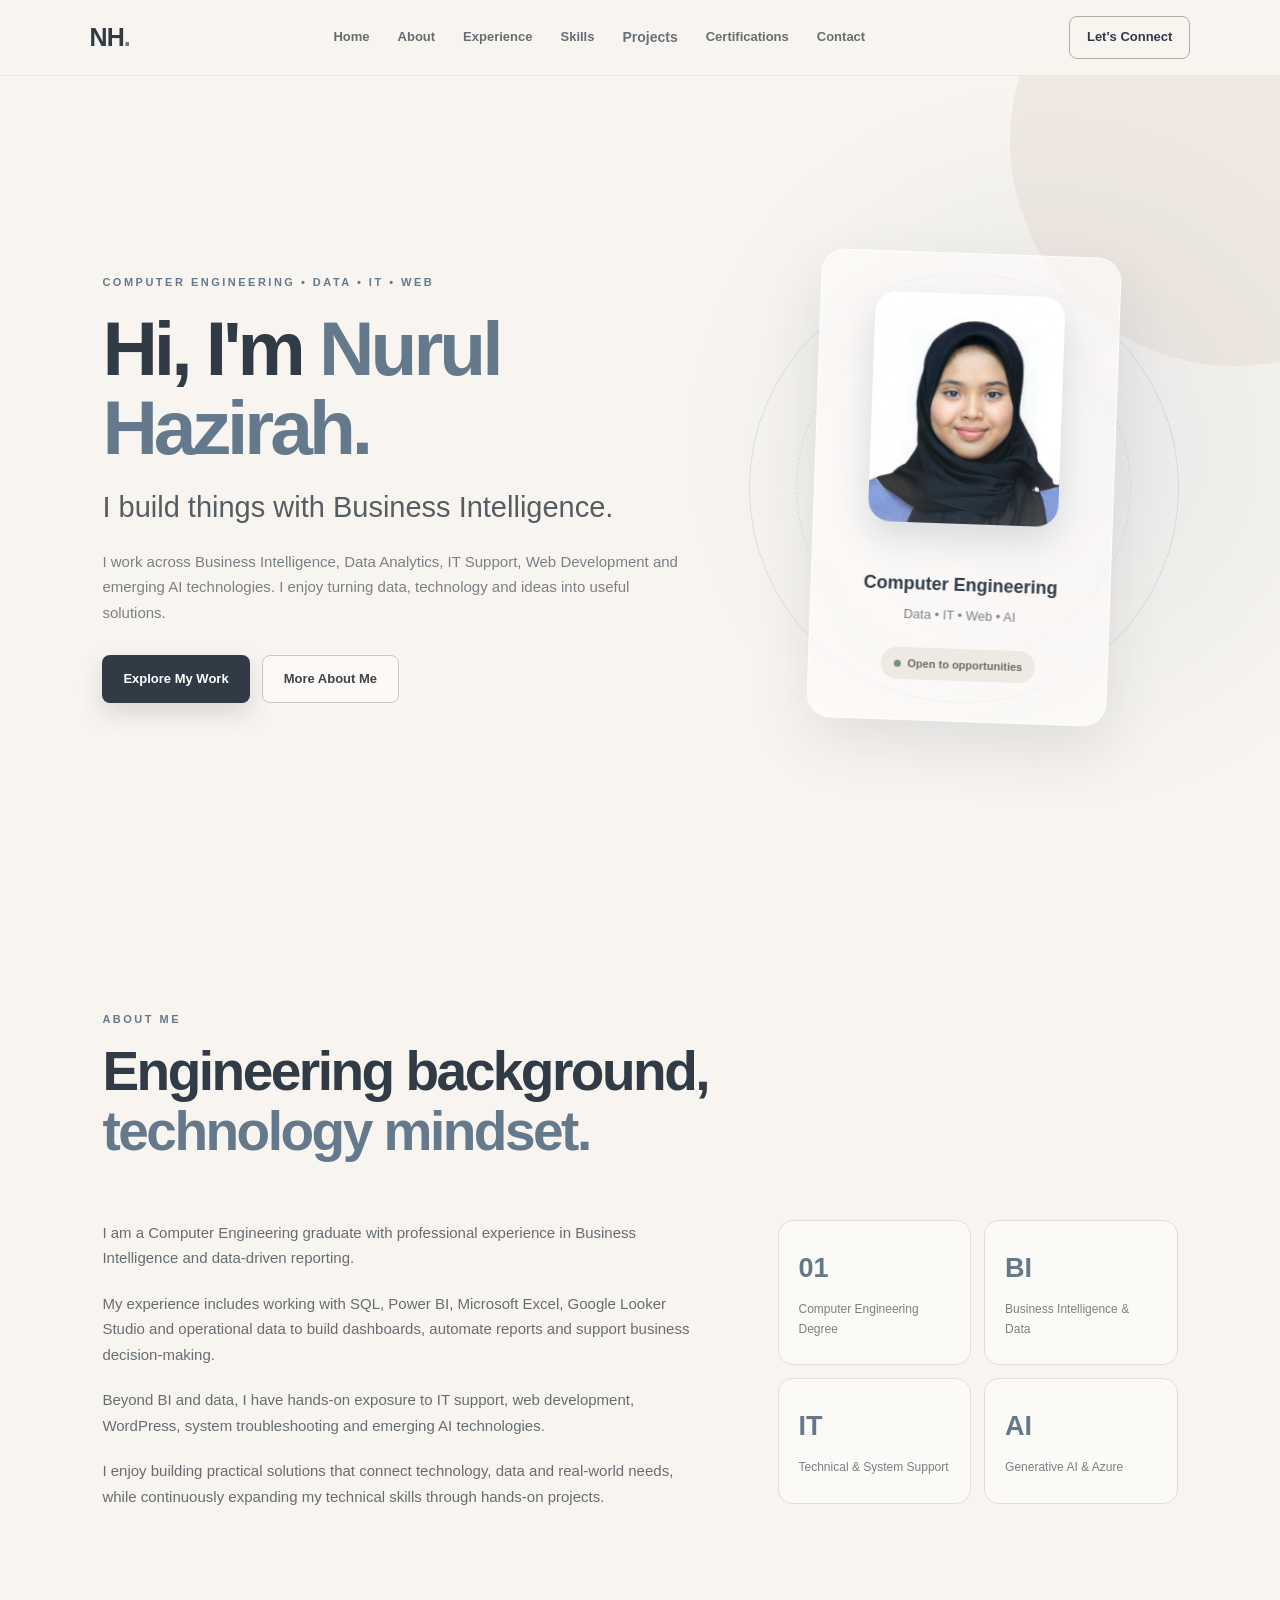
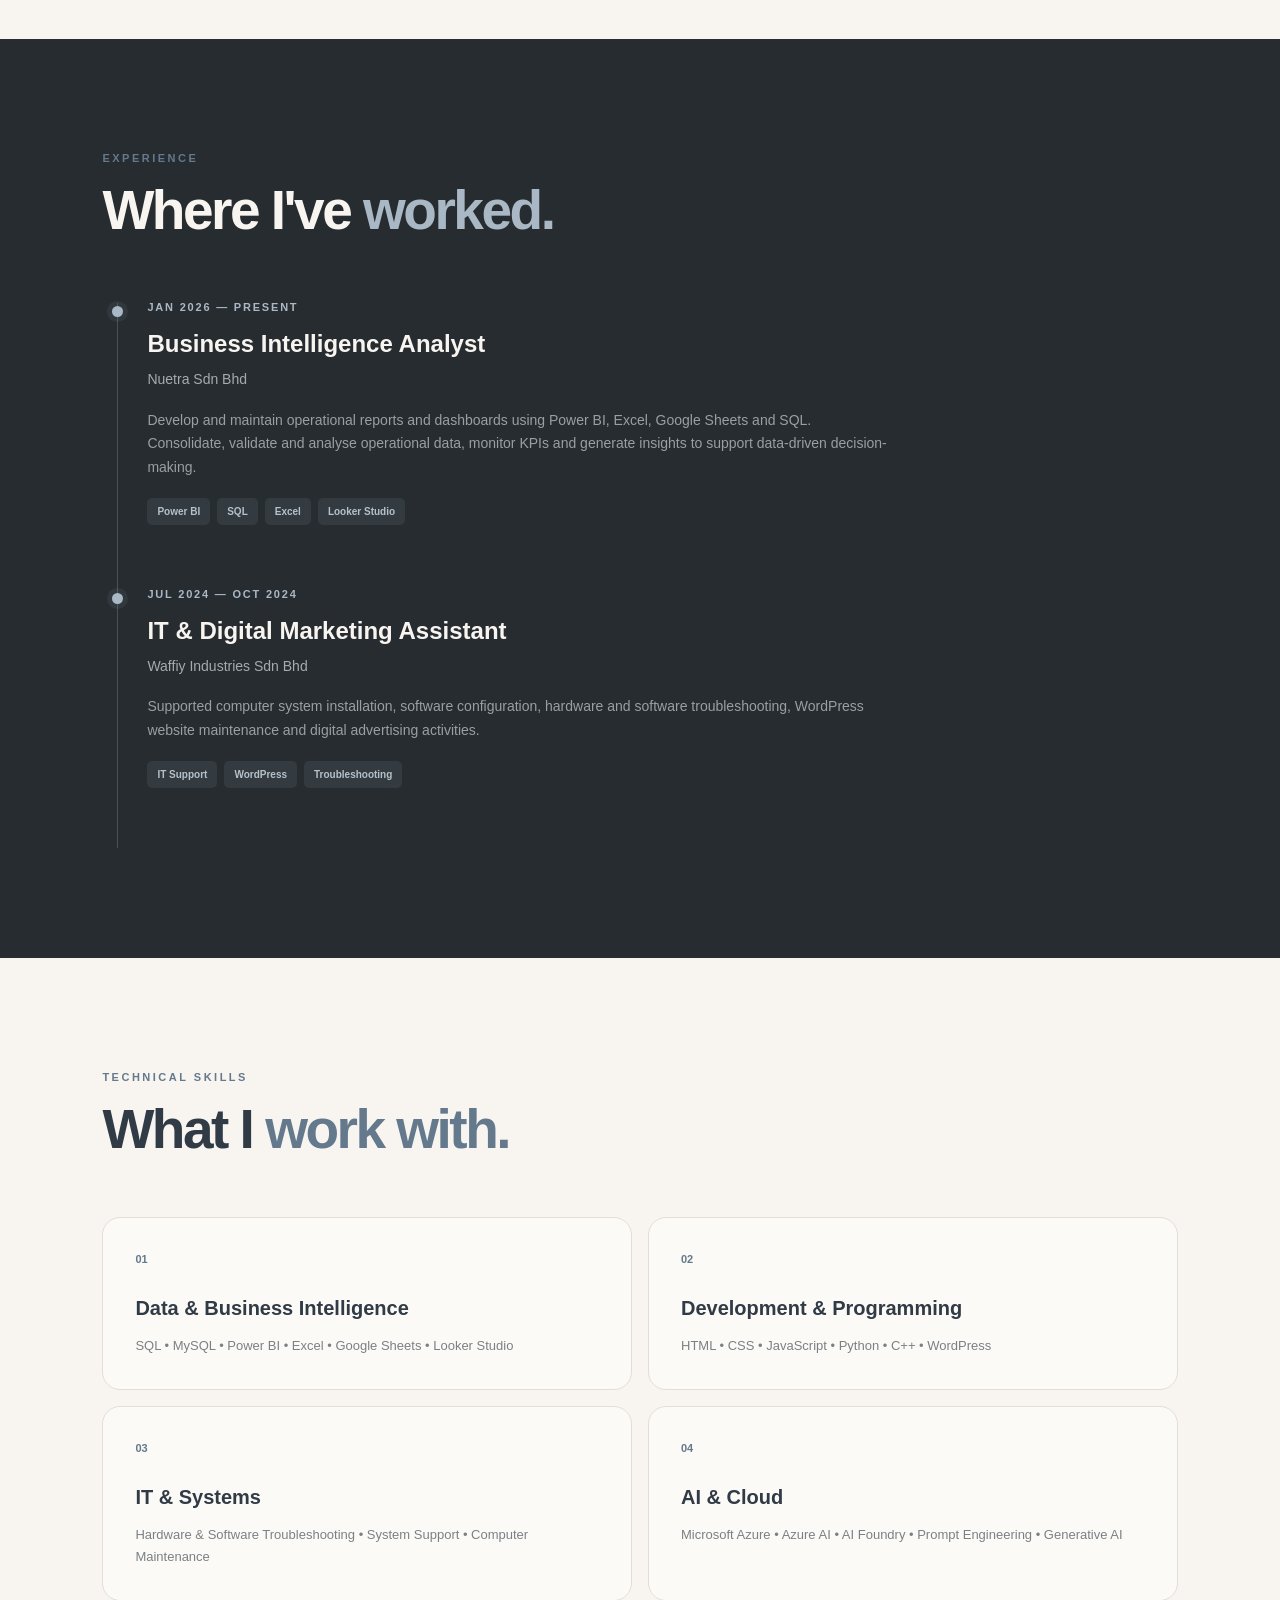
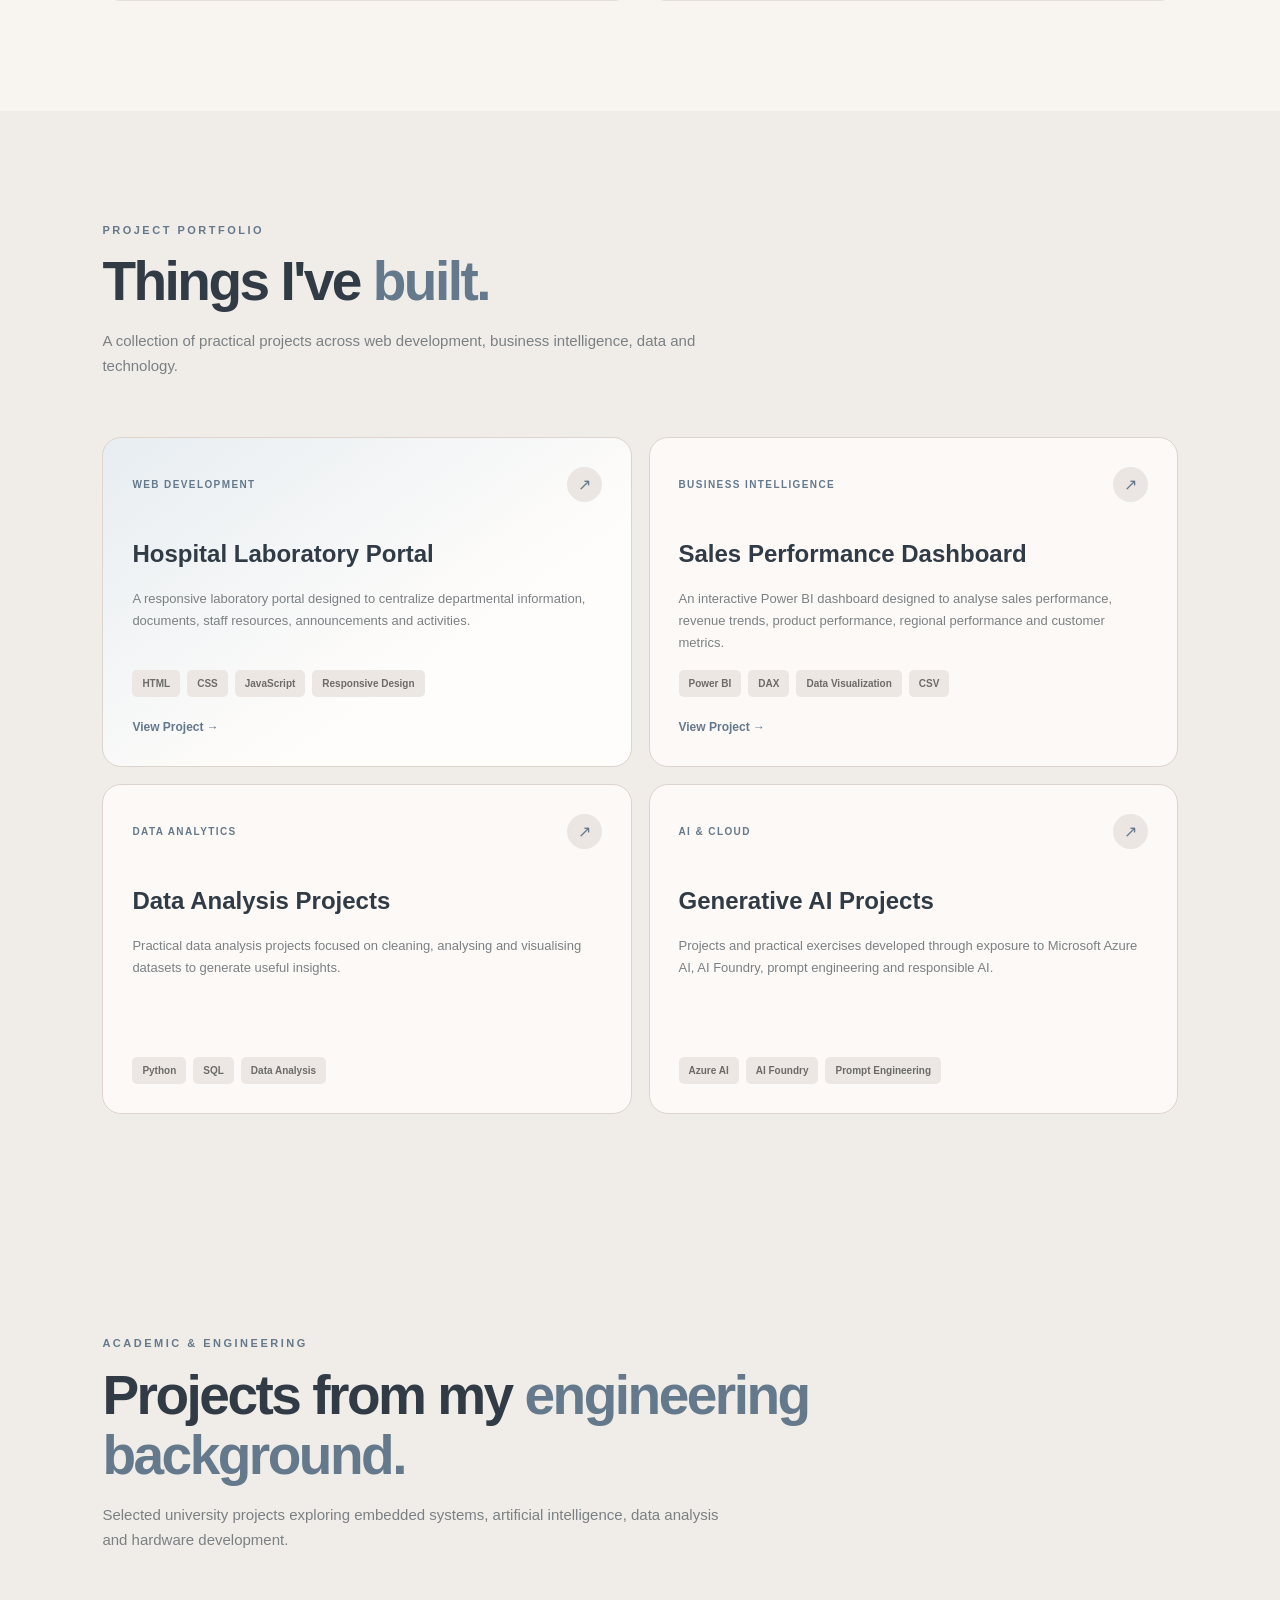
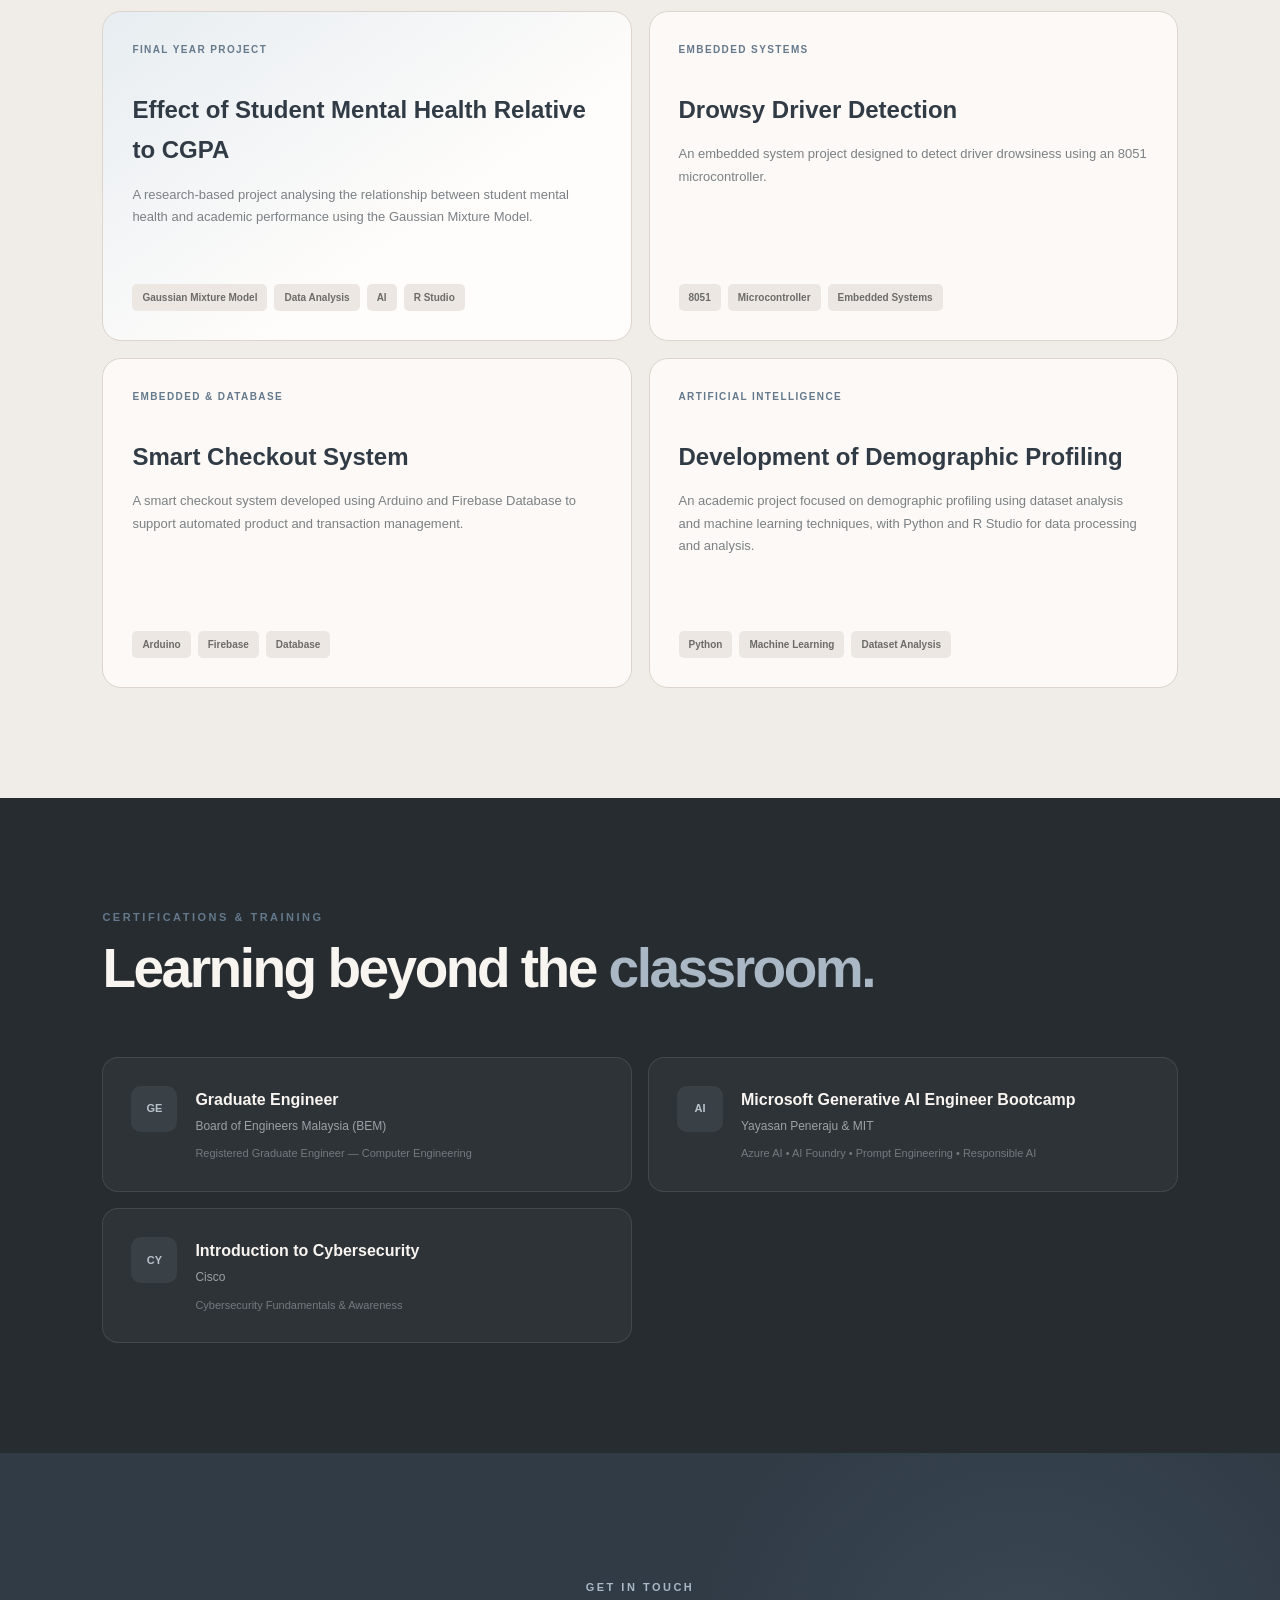
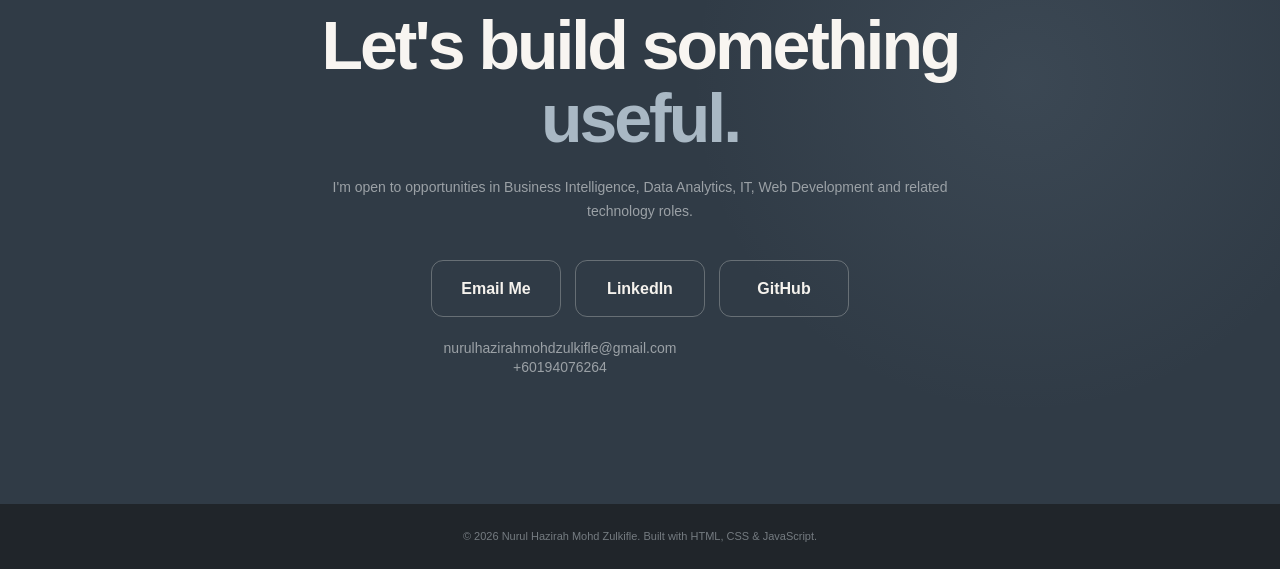
<file: index.html>
<!DOCTYPE html>
<html lang="en">
<head>
    <meta charset="UTF-8">
    <meta name="viewport" content="width=device-width, initial-scale=1.0">

    <title>Nurul Hazirah | Computer Engineering Graduate</title>

    <link rel="stylesheet" href="style.css">
</head>

<body>

    <!-- ================= NAVIGATION ================= -->

    <header class="navbar">

        <div class="logo">
            NH<span>.</span>
        </div>

        <nav>
            <a href="#home">Home</a>
            <a href="#about">About</a>
            <a href="#experience">Experience</a>
            <a href="#skills">Skills</a>
            <details class="nav-dropdown">

    <summary>
        Projects
    </summary>

    <div class="dropdown-menu">

        <a href="#projects">
            Work Projects
        </a>

        <a href="#academic-projects">
            University Projects
        </a>

    </div>

</details>
            <a href="#certifications">Certifications</a>
            <a href="#contact">Contact</a>
        </nav>

        <a href="#contact" class="nav-button">
            Let's Connect
        </a>

    </header>


    <!-- ================= HERO ================= -->

    <main>

        <section id="home" class="hero">

            <div class="hero-content">

               <p class="eyebrow">
    COMPUTER ENGINEERING • DATA • IT • WEB
</p>

<h1>
    Hi, I'm <span>Nurul Hazirah.</span>
</h1>

<h2>
    I build things with Business Intelligence.
</h2>

<p class="hero-description">
    I work across Business Intelligence, Data Analytics,
    IT Support, Web Development and emerging AI technologies.
    I enjoy turning data, technology and ideas into useful solutions.
</p>

<div class="hero-buttons">

    <a href="#projects" class="primary-button">
        Explore My Work
    </a>

    <a href="#about" class="secondary-button">
        More About Me
    </a>

</div>

</div>


<div class="hero-visual">

    <div class="orbit orbit-one"></div>
    <div class="orbit orbit-two"></div>

    <div class="profile-card">

        <img
            src="profile.jpeg"
            alt="Nurul Hazirah"
            class="profile-photo"
        >

        <p class="profile-title">
            Computer Engineering
        </p>

        <p class="profile-subtitle">
            Data • IT • Web • AI
        </p>

        <div class="status">
            <span></span>
            Open to opportunities
        </div>

    </div>

</div>

</section>


        <!-- ================= ABOUT ================= -->

        <section id="about" class="section">

            <div class="section-heading">

                <p class="section-label">
                    ABOUT ME
                </p>

                <h2>
                    Engineering background,
                    <span>technology mindset.</span>
                </h2>

            </div>

            <div class="about-grid">

                <div class="about-text">

                    <p>
                       I am a Computer Engineering graduate with professional experience in
                       Business Intelligence and data-driven reporting.
                    </p>

                    <p>
                        My experience includes working with SQL, Power BI,
                        Microsoft Excel, Google Looker Studio and operational
                        data to build dashboards, automate reports and support
                        business decision-making.
                    </p>

                    <p>
                        Beyond BI and data, I have hands-on exposure to
                        IT support, web development, WordPress, system
                        troubleshooting and emerging AI technologies.
                    </p>

                    <p>
                        I enjoy building practical solutions that connect technology, data and real-world needs, 
                        while continuously expanding my technical skills through hands-on projects.
                    </p>

                </div>


                <div class="about-stats">

                    <div class="stat-card">
                        <strong>01</strong>
                        <span>Computer Engineering Degree</span>
                    </div>

                    <div class="stat-card">
                        <strong>BI</strong>
                        <span>Business Intelligence & Data</span>
                    </div>

                    <div class="stat-card">
                        <strong>IT</strong>
                        <span>Technical & System Support</span>
                    </div>

                    <div class="stat-card">
                        <strong>AI</strong>
                        <span>Generative AI & Azure</span>
                    </div>

                </div>

            </div>

        </section>


        <!-- ================= EXPERIENCE ================= -->

        <section id="experience" class="section dark-section">

            <div class="section-heading">

                <p class="section-label">
                    EXPERIENCE
                </p>

                <h2>
                    Where I've <span>worked.</span>
                </h2>

            </div>


            <div class="timeline">

                <div class="timeline-item">

                    <div class="timeline-dot"></div>

                    <div class="timeline-content">

                        <p class="timeline-date">
                            JAN 2026 — PRESENT
                        </p>

                        <h3>
                            Business Intelligence Analyst
                        </h3>

                        <h4>
                            Nuetra Sdn Bhd
                        </h4>

                        <p>
                            Develop and maintain operational reports and dashboards using Power BI, Excel, Google Sheets and SQL. 
                            Consolidate, validate and analyse operational data, monitor KPIs and generate insights to support data-driven decision-making.
                        </p>

                        <div class="tags">
                            <span>Power BI</span>
                            <span>SQL</span>
                            <span>Excel</span>
                            <span>Looker Studio</span>
                        </div>

                    </div>

                </div>


                <div class="timeline-item">

                    <div class="timeline-dot"></div>

                    <div class="timeline-content">

                        <p class="timeline-date">
                            JUL 2024 — OCT 2024
                        </p>

                        <h3>
                            IT & Digital Marketing Assistant
                        </h3>

                        <h4>
                            Waffiy Industries Sdn Bhd
                        </h4>

                        <p>
                            Supported computer system installation, software configuration, 
                            hardware and software troubleshooting, WordPress website maintenance and digital advertising activities.
                        </p>

                        <div class="tags">
                            <span>IT Support</span>
                            <span>WordPress</span>
                            <span>Troubleshooting</span>
                        </div>

                    </div>

                </div>

            </div>

        </section>


        <!-- ================= SKILLS ================= -->

        <section id="skills" class="section">

            <div class="section-heading">

                <p class="section-label">
                    TECHNICAL SKILLS
                </p>

                <h2>
                    What I <span>work with.</span>
                </h2>

            </div>


            <div class="skills-grid">

                <div class="skill-card">

                    <div class="skill-number">
                        01
                    </div>

                    <h3>
                        Data & Business Intelligence
                    </h3>

                    <p>
                        SQL • MySQL • Power BI • Excel •
                        Google Sheets • Looker Studio
                    </p>

                </div>


                <div class="skill-card">

                    <div class="skill-number">
                        02
                    </div>

                    <h3>
                        Development & Programming
                    </h3>

                    <p>
                        HTML • CSS • JavaScript • Python •
                        C++ • WordPress
                    </p>

                </div>


                <div class="skill-card">

                    <div class="skill-number">
                        03
                    </div>

                    <h3>
                        IT & Systems
                    </h3>

                    <p>
                        Hardware & Software Troubleshooting •
                        System Support • Computer Maintenance
                    </p>

                </div>


                <div class="skill-card">

                    <div class="skill-number">
                        04
                    </div>

                    <h3>
                        AI & Cloud
                    </h3>

                    <p>
                        Microsoft Azure • Azure AI •
                        AI Foundry • Prompt Engineering •
                        Generative AI
                    </p>

                </div>

            </div>

        </section>


        <!-- ================= PROJECTS ================= -->

        <section id="projects" class="section projects-section">

            <div class="section-heading">

                <p class="section-label">
                    PROJECT PORTFOLIO                </p>

                <h2>
                    Things I've <span>built.</span>
                </h2>

                <p class="section-description">
                    A collection of practical projects across web development,
                    business intelligence, data and technology.
                </p>

            </div>


            <div class="projects-grid">

                <article class="project-card featured-project">

                    <div class="project-top">

                        <span class="project-category">
                            WEB DEVELOPMENT
                        </span>

                        <span class="project-icon">
                            ↗
                        </span>

                    </div>

                    <h3>
                        Hospital Laboratory Portal
                    </h3>

                    <p>
                        A responsive laboratory portal designed to centralize
                        departmental information, documents, staff resources,
                        announcements and activities.
                    </p>

                    <div class="tags">
                        <span>HTML</span>
                        <span>CSS</span>
                        <span>JavaScript</span>
                        <span>Responsive Design</span>
                    </div>

                    <a href="project-hospital.html"
                      class="project-link">
                       View Project →
                    </a>

                </article>


                <article class="project-card">

                    <div class="project-top">

                        <span class="project-category">
                            BUSINESS INTELLIGENCE
                        </span>

                        <span class="project-icon">
                            ↗
                        </span>

                    </div>

                    <h3>
    Sales Performance Dashboard
</h3>

<p>
    An interactive Power BI dashboard designed to analyse sales performance, revenue trends, product performance, regional performance and customer metrics.
</p>

<div class="tags">
    <span>Power BI</span>
    <span>DAX</span>
    <span>Data Visualization</span>
    <span>CSV</span>
</div>

<a href="project-bi.html" class="project-link">
    View Project →
</a>

</article>


                <article class="project-card">

                    <div class="project-top">

                        <span class="project-category">
                            DATA ANALYTICS
                        </span>

                        <span class="project-icon">
                            ↗
                        </span>

                    </div>

                   <h3>
    Data Analysis Projects
                </h3>

                <p>
                       Practical data analysis projects focused on cleaning,
                       analysing and visualising datasets to generate useful
                      insights.
                </p>

            <div class="tags">
                <span>Python</span>
                <span>SQL</span>
                <span>Data Analysis</span>
            </div>

                </article>


                <article class="project-card">

                    <div class="project-top">

                        <span class="project-category">
                            AI & CLOUD
                        </span>

                        <span class="project-icon">
                            ↗
                        </span>

                    </div>

                    <h3>
    Generative AI Projects
</h3>

<p>
    Projects and practical exercises developed through
    exposure to Microsoft Azure AI, AI Foundry,
    prompt engineering and responsible AI.
</p>

<div class="tags">
    <span>Azure AI</span>
    <span>AI Foundry</span>
    <span>Prompt Engineering</span>
</div>

</article>

            </div>

        </section>

<!-- ================= UNIVERSITY PROJECTS ================= -->

<section id="academic-projects" class="section projects-section">

    <div class="section-heading">

        <p class="section-label">
            ACADEMIC & ENGINEERING
        </p>

        <h2>
            Projects from my <span>engineering background.</span>
        </h2>

        <p class="section-description">
            Selected university projects exploring embedded systems,
            artificial intelligence, data analysis and hardware development.
        </p>

    </div>


    <div class="projects-grid">


        <!-- ================= FINAL YEAR PROJECT ================= -->

        <article class="project-card featured-project">

            <div class="project-top">

                <span class="project-category">
                    FINAL YEAR PROJECT
                </span>

            </div>

            <h3>
                Effect of Student Mental Health Relative to CGPA
            </h3>

            <p>
                A research-based project analysing the relationship between
                student mental health and academic performance using the
                Gaussian Mixture Model.
            </p>

            <div class="tags">

                <span>Gaussian Mixture Model</span>
                <span>Data Analysis</span>
                <span>AI</span>
                <span>R Studio</span>


            </div>

        </article>


        <!-- ================= DROWSY DRIVER DETECTION ================= -->

        <article class="project-card">

            <div class="project-top">

                <span class="project-category">
                    EMBEDDED SYSTEMS
                </span>

            </div>

            <h3>
                Drowsy Driver Detection
            </h3>

            <p>
                An embedded system project designed to detect driver
                drowsiness using an 8051 microcontroller.
            </p>

            <div class="tags">

                <span>8051</span>
                <span>Microcontroller</span>
                <span>Embedded Systems</span>

            </div>

        </article>


        <!-- ================= SMART CHECKOUT ================= -->

        <article class="project-card">

            <div class="project-top">

                <span class="project-category">
                    EMBEDDED & DATABASE
                </span>

            </div>

            <h3>
                Smart Checkout System
            </h3>

            <p>
                A smart checkout system developed using Arduino and
                Firebase Database to support automated product and
                transaction management.
            </p>

            <div class="tags">

                <span>Arduino</span>
                <span>Firebase</span>
                <span>Database</span>

            </div>

        </article>


        <!-- ================= DEMOGRAPHIC PROFILING ================= -->

        <article class="project-card">

            <div class="project-top">

                <span class="project-category">
                    ARTIFICIAL INTELLIGENCE
                </span>

            </div>

            <h3>
                Development of Demographic Profiling
            </h3>

            <p>
            An academic project focused on demographic profiling using
          dataset analysis and machine learning techniques, with
              Python and R Studio for data processing and analysis.
            </p>

            <div class="tags">
            <span>Python</span>
            <span>Machine Learning</span>
            <span>Dataset Analysis</span>
            </div>

        </article>


    </div>

</section>

        <!-- ================= CERTIFICATIONS ================= -->

        <section id="certifications" class="section dark-section">

            <div class="section-heading">

                <p class="section-label">
                    CERTIFICATIONS & TRAINING
                </p>

                <h2>
                    Learning beyond the <span>classroom.</span>
                </h2>

            </div>


            <div class="cert-grid">

    <!-- BEM -->
    <div class="cert-card">

        <span class="cert-icon">
            GE
        </span>

        <div>
            <h3>
                Graduate Engineer
            </h3>

            <p>
                Board of Engineers Malaysia (BEM)
            </p>

            <small>
                Registered Graduate Engineer — Computer Engineering
            </small>

     </div>

    </div>


    <!-- Microsoft -->
    <div class="cert-card">

        <span class="cert-icon">
            AI
        </span>

        <div>
            <h3>
                Microsoft Generative AI Engineer Bootcamp
            </h3>

            <p>
                Yayasan Peneraju & MIT
            </p>

            <small>
                Azure AI • AI Foundry • Prompt Engineering • Responsible AI
            </small>
        </div>
    </div>


    <!-- Cisco -->
    <div class="cert-card">

        <span class="cert-icon">
            CY
        </span>

        <div>
            <h3>
                Introduction to Cybersecurity
            </h3>

            <p>
                Cisco
            </p>

            <small>
                Cybersecurity Fundamentals & Awareness
            </small>
        </div>

    </div>

</div>

        </section>


        <!-- ================= CONTACT ================= -->

        <section id="contact" class="contact-section">

            <div class="contact-content">

                <p class="section-label">
                    GET IN TOUCH
                </p>

                <h2>
                    Let's build something
                    <span>useful.</span>
                </h2>

                <p>
                    I'm open to opportunities in Business Intelligence,
                    Data Analytics, IT, Web Development and related
                    technology roles.
                </p>

                
    <div class="contact-buttons">

    <!-- EMAIL -->
    <a href="mailto:nurulhazirahmohdzulkifle@gmail.com">
        Email Me
    </a>


    <!-- LINKEDIN -->
    <a href="https://www.linkedin.com/in/nurul-hazirah-mohd-zulkifle-7582b5394"
       target="_blank"
       rel="noopener noreferrer">
        LinkedIn
    </a>


    <!-- GITHUB -->
    <a href="https://github.com/HazirahZulkifle"
       target="_blank"
       rel="noopener noreferrer">
        GitHub
    </a>

</div>


<p class="contact-email">
    nurulhazirahmohdzulkifle@gmail.com
</p>


<p class="contact-phone">
    +60194076264
</p>

            </div>

        </section>

    </main>


    <!-- ================= FOOTER ================= -->

    <footer>

        <p>
            © 2026 Nurul Hazirah Mohd Zulkifle.
            Built with HTML, CSS & JavaScript.
        </p>

    </footer>


    <script src="script.js"></script>

</body>
</html>
</file>
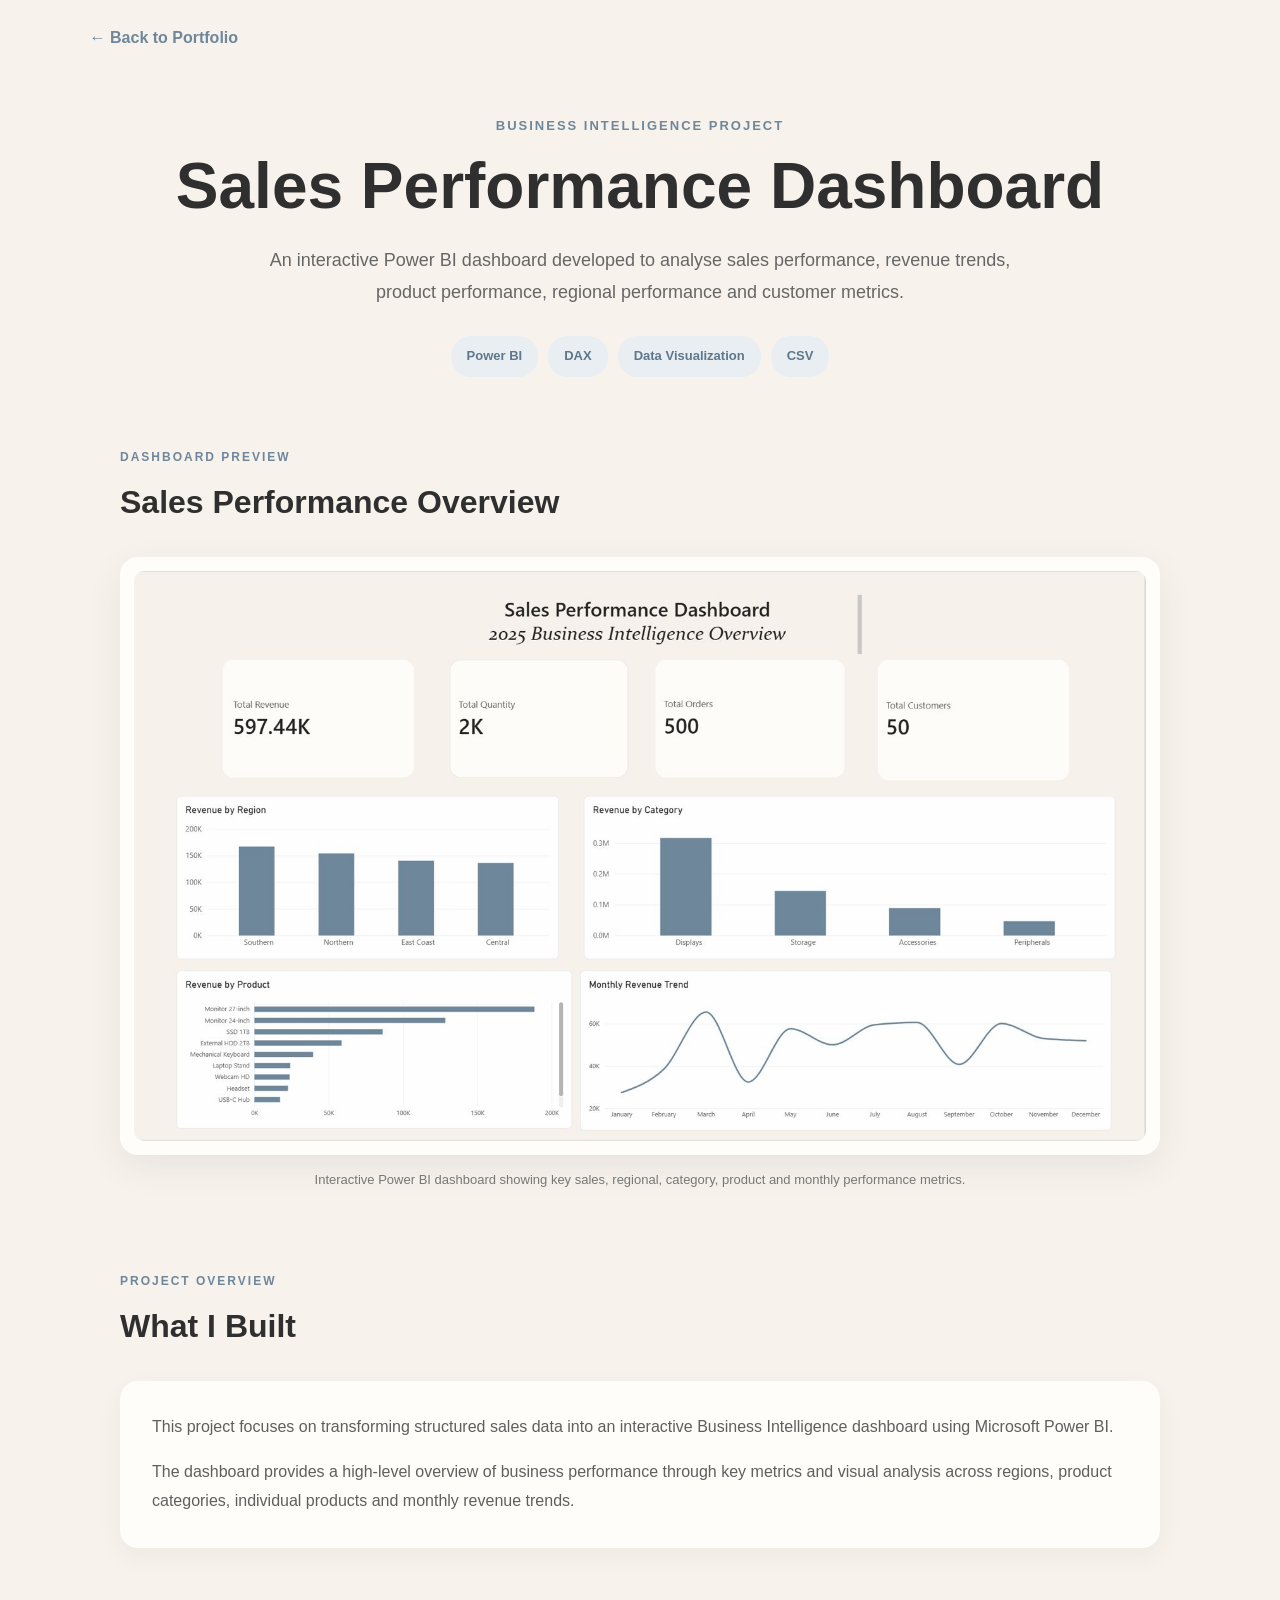
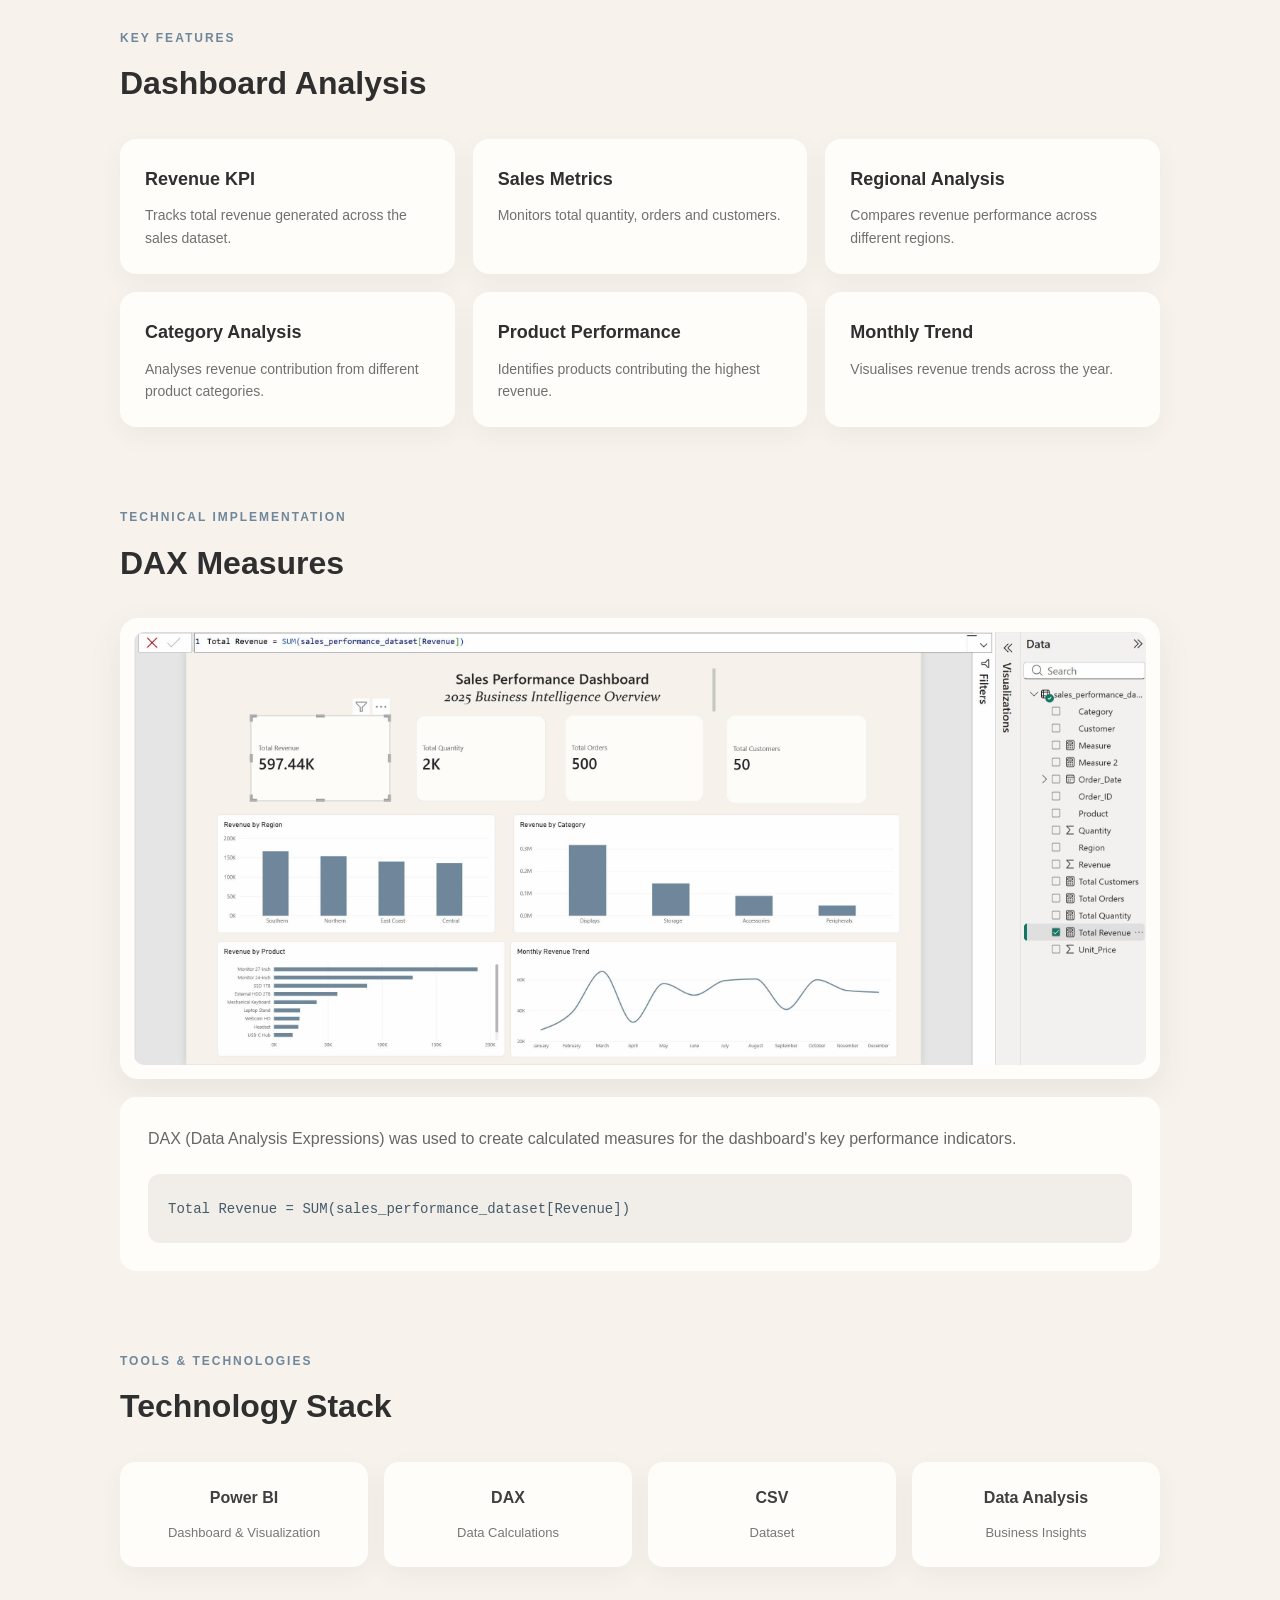
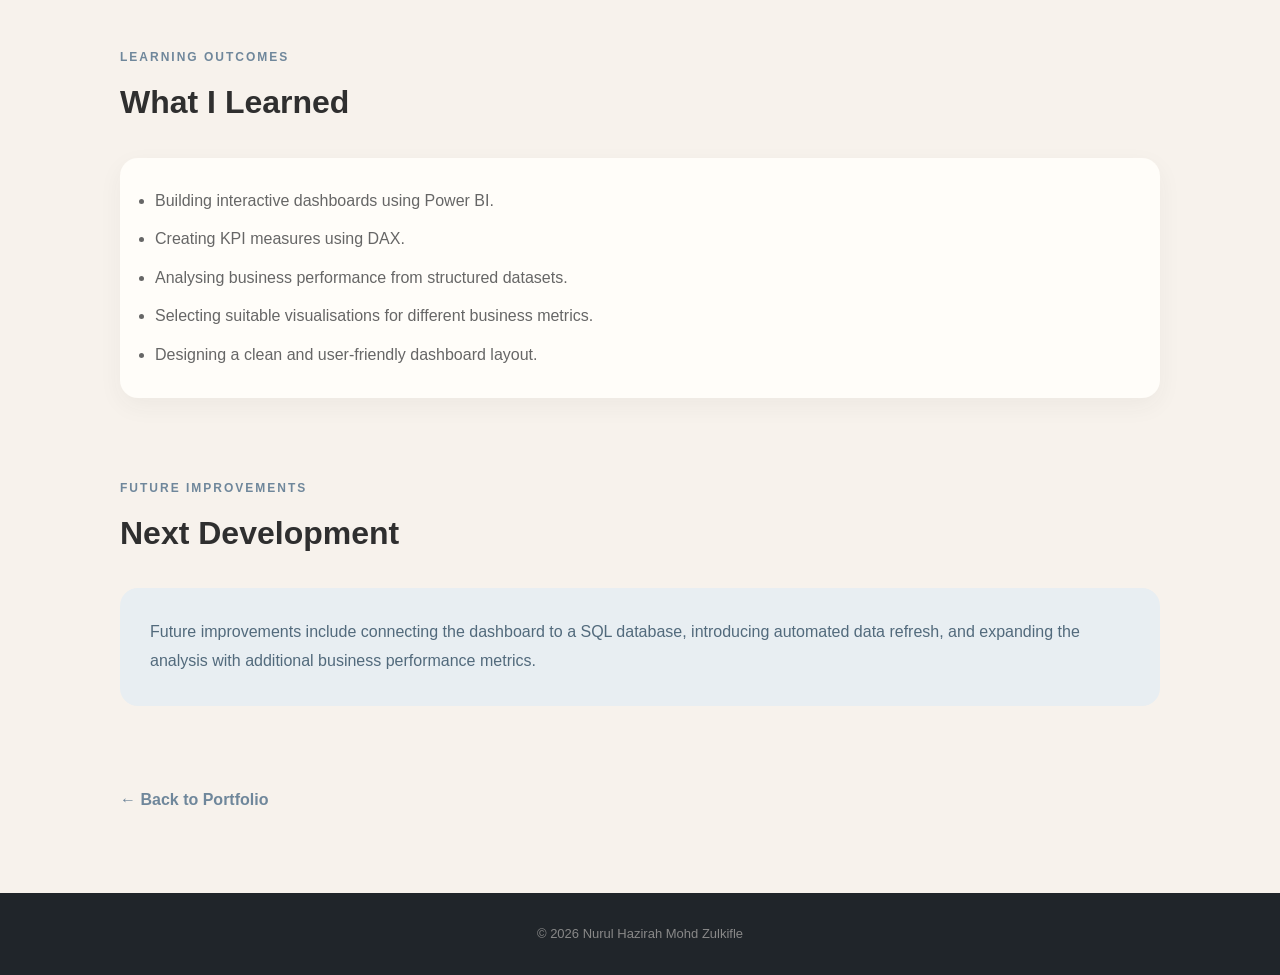
<file: project-bi.html>
<!DOCTYPE html>
<html lang="en">
<head>
    <meta charset="UTF-8">
    <meta name="viewport" content="width=device-width, initial-scale=1.0">

    <title>Sales Performance Dashboard | Nurul Hazirah</title>

    <link rel="stylesheet" href="style.css">

    <style>
        /* ================================
           BI PROJECT PAGE
        ================================= */

        .bi-project {
            background: #f7f2ec;
            min-height: 100vh;
            color: #2f2f2f;
        }

        .bi-nav {
            padding: 24px 7%;
            display: flex;
            justify-content: space-between;
            align-items: center;
        }

        .bi-back {
            text-decoration: none;
            color: #6f879b;
            font-weight: 600;
            transition: 0.3s ease;
        }

        .bi-back:hover {
            opacity: 0.7;
        }

        .bi-hero {
            max-width: 1000px;
            margin: 40px auto 70px;
            padding: 0 30px;
            text-align: center;
        }

        .bi-label {
            font-size: 13px;
            letter-spacing: 2px;
            color: #6f879b;
            font-weight: 700;
            margin-bottom: 14px;
        }

        .bi-hero h1 {
            font-size: clamp(38px, 6vw, 64px);
            line-height: 1.1;
            margin: 0 0 22px;
        }

        .bi-subtitle {
            max-width: 760px;
            margin: 0 auto;
            font-size: 18px;
            line-height: 1.8;
            color: #666;
        }

        .bi-tags {
            margin-top: 28px;
            display: flex;
            justify-content: center;
            flex-wrap: wrap;
            gap: 10px;
        }

        .bi-tags span {
            background: #e8eef2;
            color: #5f778b;
            padding: 9px 16px;
            border-radius: 20px;
            font-size: 13px;
            font-weight: 600;
        }

        .bi-section {
            max-width: 1100px;
            margin: 0 auto;
            padding: 0 30px 80px;
        }

        .bi-section-title {
            margin-bottom: 28px;
        }

        .bi-section-title p {
            margin: 0 0 8px;
            font-size: 12px;
            letter-spacing: 2px;
            color: #6f879b;
            font-weight: 700;
        }

        .bi-section-title h2 {
            margin: 0;
            font-size: 32px;
        }

        /* Dashboard Image */

        .dashboard-image {
            background: #fffdf9;
            border-radius: 18px;
            padding: 14px;
            box-shadow: 0 12px 35px rgba(60, 60, 60, 0.08);
        }

        .dashboard-image img {
            display: block;
            width: 100%;
            height: auto;
            border-radius: 10px;
        }

        .image-caption {
            margin-top: 14px;
            text-align: center;
            font-size: 13px;
            color: #777;
        }

        /* Overview */

        .bi-text {
            background: #fffdf9;
            padding: 32px;
            border-radius: 18px;
            line-height: 1.8;
            color: #5f5f5f;
            box-shadow: 0 8px 25px rgba(60, 60, 60, 0.05);
        }

        .bi-text p {
            margin: 0 0 16px;
        }

        .bi-text p:last-child {
            margin-bottom: 0;
        }

        /* Features */

        .bi-feature-grid {
            display: grid;
            grid-template-columns: repeat(3, 1fr);
            gap: 18px;
        }

        .bi-feature-card {
            background: #fffdf9;
            padding: 25px;
            border-radius: 16px;
            box-shadow: 0 8px 25px rgba(60, 60, 60, 0.05);
        }

        .bi-feature-card h3 {
            margin: 0 0 10px;
            font-size: 18px;
        }

        .bi-feature-card p {
            margin: 0;
            color: #707070;
            line-height: 1.6;
            font-size: 14px;
        }

        /* DAX */

        .dax-image {
            background: #fffdf9;
            padding: 14px;
            border-radius: 18px;
            box-shadow: 0 12px 35px rgba(60, 60, 60, 0.08);
        }

        .dax-image img {
            display: block;
            width: 100%;
            height: auto;
            border-radius: 10px;
        }

        .dax-description {
            margin-top: 18px;
            background: #fffdf9;
            padding: 28px;
            border-radius: 16px;
            line-height: 1.8;
            color: #666;
        }

        .dax-code {
            margin-top: 20px;
            background: #f1eee9;
            padding: 20px;
            border-radius: 12px;
            overflow-x: auto;
        }

        .dax-code code {
            font-family: monospace;
            font-size: 14px;
            color: #455a69;
        }

        /* Technology */

        .bi-tech-grid {
            display: grid;
            grid-template-columns: repeat(4, 1fr);
            gap: 16px;
        }

        .bi-tech-card {
            background: #fffdf9;
            padding: 22px;
            border-radius: 15px;
            text-align: center;
            box-shadow: 0 8px 25px rgba(60, 60, 60, 0.05);
        }

        .bi-tech-card strong {
            display: block;
            margin-bottom: 7px;
            color: #3f3f3f;
        }

        .bi-tech-card span {
            font-size: 13px;
            color: #777;
        }

        /* Learning */

        .bi-learning {
            background: #fffdf9;
            padding: 30px 35px;
            border-radius: 18px;
            box-shadow: 0 8px 25px rgba(60, 60, 60, 0.05);
        }

        .bi-learning li {
            margin-bottom: 13px;
            color: #666;
            line-height: 1.6;
        }

        .bi-learning li:last-child {
            margin-bottom: 0;
        }

        /* Future */

        .future-box {
            background: #e8eef2;
            padding: 30px;
            border-radius: 18px;
            color: #526a7c;
            line-height: 1.8;
        }

        /* Footer */

        .bi-footer {
            text-align: center;
            padding: 30px;
            color: #888;
            font-size: 13px;
        }

        /* Mobile */

        @media (max-width: 800px) {

            .bi-feature-grid {
                grid-template-columns: 1fr 1fr;
            }

            .bi-tech-grid {
                grid-template-columns: 1fr 1fr;
            }

            .bi-hero {
                margin-top: 20px;
            }
        }

        @media (max-width: 550px) {

            .bi-nav {
                padding: 20px;
            }

            .bi-section {
                padding-left: 20px;
                padding-right: 20px;
            }

            .bi-feature-grid,
            .bi-tech-grid {
                grid-template-columns: 1fr;
            }

            .bi-hero h1 {
                font-size: 38px;
            }

            .bi-subtitle {
                font-size: 16px;
            }
        }
    </style>
</head>


<body class="bi-project">

    <!-- Navigation -->
    <nav class="bi-nav">

        <a href="index.html" class="bi-back">
            ← Back to Portfolio
        </a>

    </nav>


    <!-- Hero -->
    <section class="bi-hero">

        <p class="bi-label">
            BUSINESS INTELLIGENCE PROJECT
        </p>

        <h1>
            Sales Performance Dashboard
        </h1>

        <p class="bi-subtitle">
            An interactive Power BI dashboard developed to analyse
            sales performance, revenue trends, product performance,
            regional performance and customer metrics.
        </p>

        <div class="bi-tags">
            <span>Power BI</span>
            <span>DAX</span>
            <span>Data Visualization</span>
            <span>CSV</span>
        </div>

    </section>


    <!-- Dashboard Preview -->
    <section class="bi-section">

        <div class="bi-section-title">
            <p>DASHBOARD PREVIEW</p>
            <h2>Sales Performance Overview</h2>
        </div>

        <div class="dashboard-image">

            <img
                src="sales_dashboard.jpeg"
                alt="Sales Performance Dashboard created using Power BI"
            >

        </div>

        <p class="image-caption">
            Interactive Power BI dashboard showing key sales,
            regional, category, product and monthly performance metrics.
        </p>

    </section>


    <!-- Project Overview -->
    <section class="bi-section">

        <div class="bi-section-title">
            <p>PROJECT OVERVIEW</p>
            <h2>What I Built</h2>
        </div>

        <div class="bi-text">

            <p>
                This project focuses on transforming structured sales
                data into an interactive Business Intelligence dashboard
                using Microsoft Power BI.
            </p>

            <p>
                The dashboard provides a high-level overview of business
                performance through key metrics and visual analysis across
                regions, product categories, individual products and
                monthly revenue trends.
            </p>

        </div>

    </section>


    <!-- Key Features -->
    <section class="bi-section">

        <div class="bi-section-title">
            <p>KEY FEATURES</p>
            <h2>Dashboard Analysis</h2>
        </div>

        <div class="bi-feature-grid">

            <div class="bi-feature-card">
                <h3>Revenue KPI</h3>
                <p>
                    Tracks total revenue generated across the sales dataset.
                </p>
            </div>

            <div class="bi-feature-card">
                <h3>Sales Metrics</h3>
                <p>
                    Monitors total quantity, orders and customers.
                </p>
            </div>

            <div class="bi-feature-card">
                <h3>Regional Analysis</h3>
                <p>
                    Compares revenue performance across different regions.
                </p>
            </div>

            <div class="bi-feature-card">
                <h3>Category Analysis</h3>
                <p>
                    Analyses revenue contribution from different product categories.
                </p>
            </div>

            <div class="bi-feature-card">
                <h3>Product Performance</h3>
                <p>
                    Identifies products contributing the highest revenue.
                </p>
            </div>

            <div class="bi-feature-card">
                <h3>Monthly Trend</h3>
                <p>
                    Visualises revenue trends across the year.
                </p>
            </div>

        </div>

    </section>


    <!-- DAX Section -->
    <section class="bi-section">

        <div class="bi-section-title">
            <p>TECHNICAL IMPLEMENTATION</p>
            <h2>DAX Measures</h2>
        </div>

        <div class="dax-image">

            <img
                src="sales_dax.jpeg"
                alt="DAX measure created in Power BI"
            >

        </div>

        <div class="dax-description">

            <p>
                DAX (Data Analysis Expressions) was used to create
                calculated measures for the dashboard's key performance
                indicators.
            </p>

            <div class="dax-code">

                <code>
                    Total Revenue = SUM(sales_performance_dataset[Revenue])
                </code>

            </div>

        </div>

    </section>


    <!-- Technologies -->
    <section class="bi-section">

        <div class="bi-section-title">
            <p>TOOLS & TECHNOLOGIES</p>
            <h2>Technology Stack</h2>
        </div>

        <div class="bi-tech-grid">

            <div class="bi-tech-card">
                <strong>Power BI</strong>
                <span>Dashboard & Visualization</span>
            </div>

            <div class="bi-tech-card">
                <strong>DAX</strong>
                <span>Data Calculations</span>
            </div>

            <div class="bi-tech-card">
                <strong>CSV</strong>
                <span>Dataset</span>
            </div>

            <div class="bi-tech-card">
                <strong>Data Analysis</strong>
                <span>Business Insights</span>
            </div>

        </div>

    </section>


    <!-- Learning Outcomes -->
    <section class="bi-section">

        <div class="bi-section-title">
            <p>LEARNING OUTCOMES</p>
            <h2>What I Learned</h2>
        </div>

        <div class="bi-learning">

            <ul>

                <li>
                    Building interactive dashboards using Power BI.
                </li>

                <li>
                    Creating KPI measures using DAX.
                </li>

                <li>
                    Analysing business performance from structured datasets.
                </li>

                <li>
                    Selecting suitable visualisations for different
                    business metrics.
                </li>

                <li>
                    Designing a clean and user-friendly dashboard layout.
                </li>

            </ul>

        </div>

    </section>


    <!-- Future Improvements -->
    <section class="bi-section">

        <div class="bi-section-title">
            <p>FUTURE IMPROVEMENTS</p>
            <h2>Next Development</h2>
        </div>

        <div class="future-box">

            Future improvements include connecting the dashboard
            to a SQL database, introducing automated data refresh,
            and expanding the analysis with additional business
            performance metrics.

        </div>

    </section>


    <!-- Back Button -->
    <section class="bi-section">

        <a href="index.html" class="bi-back">
            ← Back to Portfolio
        </a>

    </section>


    <!-- Footer -->
    <footer class="bi-footer">

        © 2026 Nurul Hazirah Mohd Zulkifle

    </footer>

</body>
</html>
</file>
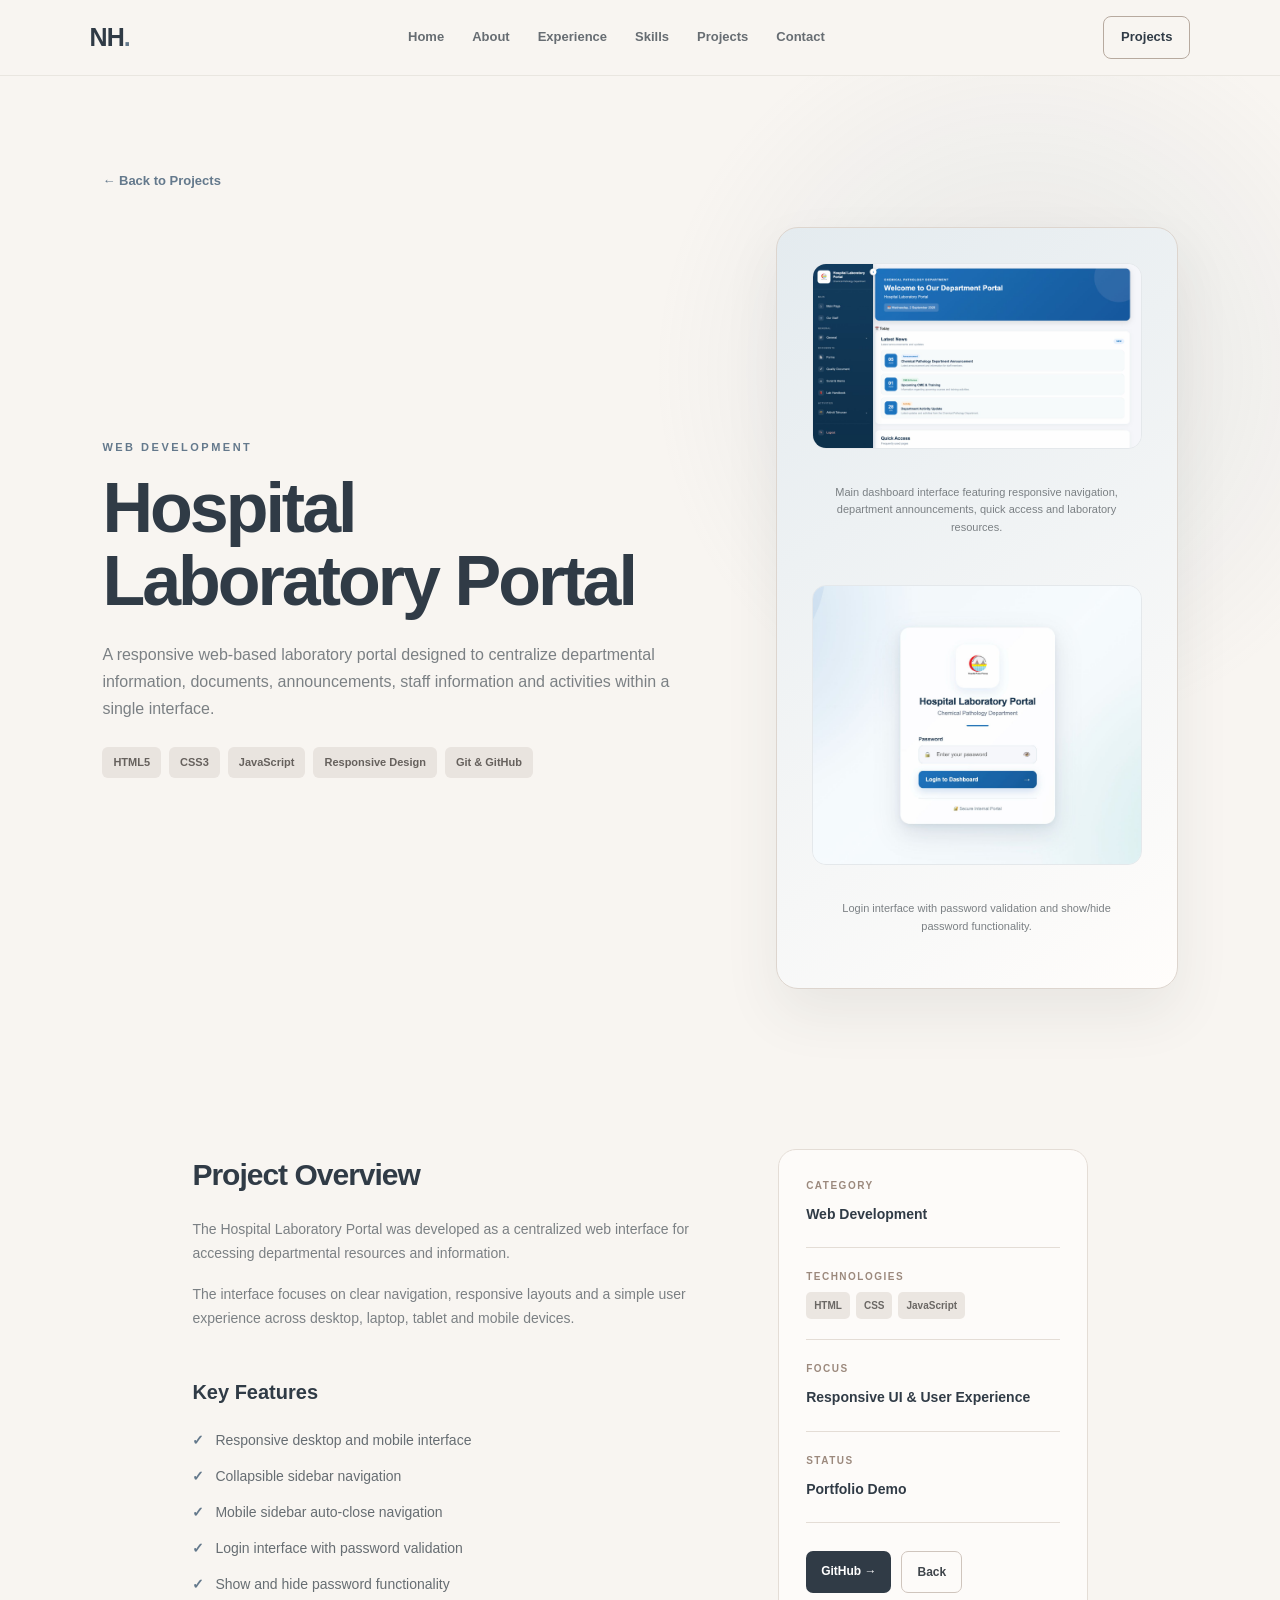
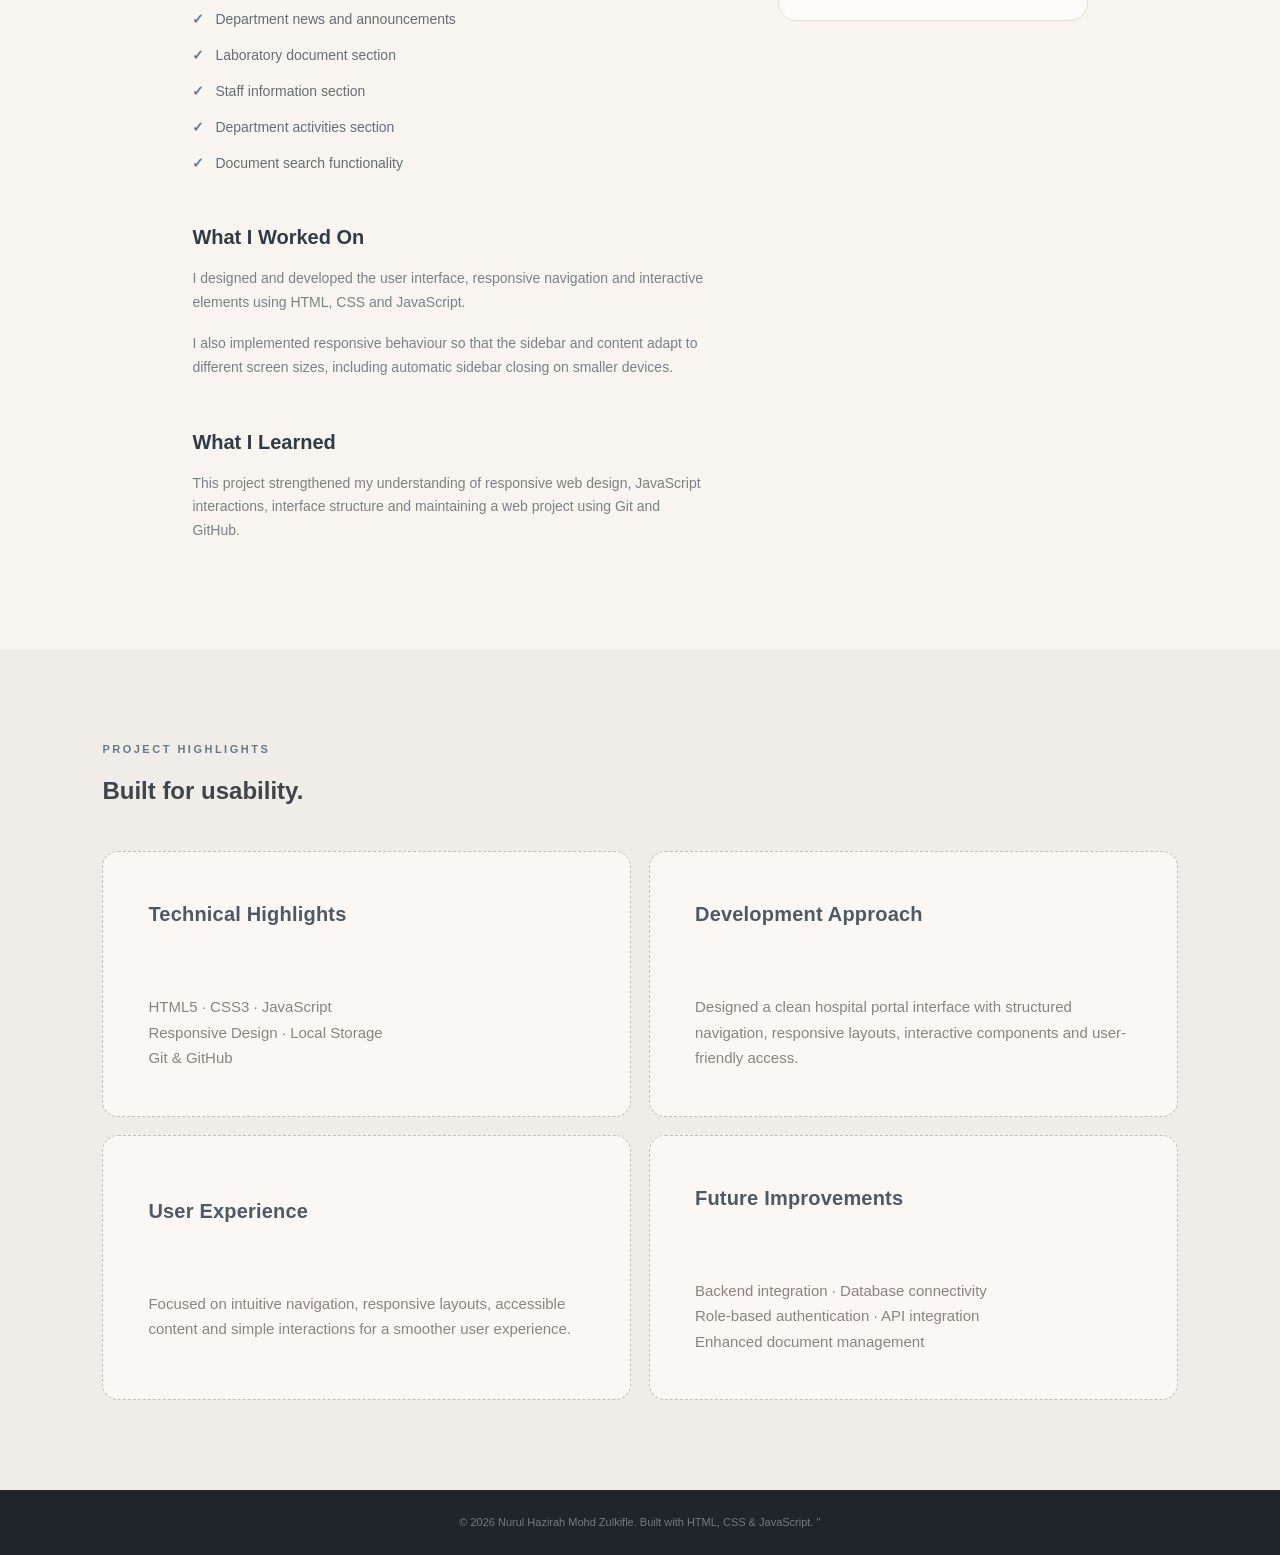
<file: project-hospital.html>
<!DOCTYPE html>
<html lang="en">

<head>

    <meta charset="UTF-8">

    <meta name="viewport"
          content="width=device-width, initial-scale=1.0">

    <title>Hospital Laboratory Portal | Nurul Hazirah</title>

    <link rel="stylesheet" href="style.css">

    <style>

        /* =========================
           PROJECT PAGE
        ========================= */

        .project-page {
            min-height: 100vh;
            background: var(--cream);
        }

        .project-hero {
            padding: 90px 8% 70px;

            background:
                radial-gradient(
                    circle at 80% 30%,
                    rgba(125, 145, 163, 0.15),
                    transparent 30%
                ),
                var(--cream);
        }

        .back-link {
            display: inline-flex;
            align-items: center;
            gap: 8px;

            margin-bottom: 35px;

            color: var(--blue-dark);

            font-size: 13px;
            font-weight: 700;

            transition: 0.3s ease;
        }

        .back-link:hover {
            transform: translateX(-4px);
        }

        .project-hero-grid {
            max-width: 1100px;

            display: grid;
            grid-template-columns: 1.2fr 0.8fr;

            gap: 70px;

            align-items: center;
        }

        .project-page-label {
            margin-bottom: 15px;

            color: var(--blue-dark);

            font-size: 11px;
            font-weight: 800;

            letter-spacing: 2.5px;
        }

        .project-page h1 {
            font-size: clamp(44px, 6vw, 70px);

            line-height: 1.05;

            letter-spacing: -3px;

            color: var(--navy);
        }

        .project-intro {
            max-width: 650px;

            margin-top: 22px;

            color: var(--muted);

            font-size: 16px;
        }

        .project-tech {
            display: flex;
            flex-wrap: wrap;

            gap: 8px;

            margin-top: 25px;
        }

        .project-tech span {
            padding: 6px 11px;

            border-radius: 6px;

            background: #e9e4df;

            color: #66615d;

            font-size: 11px;
            font-weight: 700;
        }

        .project-hero-card {
            min-height: 330px;

            display: flex;
            flex-direction: column;

            align-items: center;
            justify-content: center;

            padding: 35px;

            border-radius: 22px;

            background:
                linear-gradient(
                    145deg,
                    #e4ebef,
                    #fffdfb
                );

            border: 1px solid #ddd5ce;

            box-shadow:
                0 25px 55px rgba(48, 59, 70, 0.08);
        }

        .project-placeholder {
            width: 100%;
            height: 190px;

            display: flex;
            align-items: center;
            justify-content: center;

            border-radius: 13px;

            background:
                linear-gradient(
                    135deg,
                    #c8d2da,
                    #e8e2dc
                );

            color: #66727b;

            font-size: 14px;
            font-weight: 700;

            letter-spacing: 1px;
        }

        .project-card-note {
            margin-top: 17px;

            color: var(--muted);

            font-size: 11px;

            text-align: center;
        }


        /* =========================
           PROJECT CONTENT
        ========================= */

        .project-content {
            max-width: 1100px;

            margin: auto;

            padding: 90px 8%;
        }

        .project-content-grid {
            display: grid;

            grid-template-columns: 1.25fr 0.75fr;

            gap: 70px;

            align-items: start;
        }

        .project-content h2 {
            margin-bottom: 18px;

            font-size: 30px;

            letter-spacing: -1px;

            color: var(--navy);
        }

        .project-content h3 {
            margin-top: 45px;
            margin-bottom: 13px;

            font-size: 20px;

            color: var(--navy);
        }

        .project-content p {
            margin-bottom: 17px;

            color: var(--muted);

            font-size: 14px;
        }

        .feature-list {
            margin-top: 20px;

            padding-left: 0;

            list-style: none;
        }

        .feature-list li {
            position: relative;

            margin-bottom: 12px;

            padding-left: 23px;

            color: #666d72;

            font-size: 14px;
        }

        .feature-list li::before {
            content: "✓";

            position: absolute;

            left: 0;

            color: var(--blue-dark);

            font-weight: 800;
        }


        /* =========================
           PROJECT INFO CARD
        ========================= */

        .project-info {
            position: sticky;
            top: 100px;

            padding: 27px;

            border: 1px solid var(--border);

            border-radius: 18px;

            background: rgba(255, 253, 251, 0.75);
        }

        .info-group {
            padding-bottom: 20px;
            margin-bottom: 20px;

            border-bottom: 1px solid var(--border);
        }

        .info-group:last-child {
            padding-bottom: 0;
            margin-bottom: 0;

            border-bottom: none;
        }

        .info-label {
            display: block;

            margin-bottom: 6px;

            color: var(--brown);

            font-size: 10px;

            font-weight: 800;

            letter-spacing: 1.5px;
        }

        .info-value {
            color: var(--navy);

            font-size: 14px;

            font-weight: 600;
        }

        .info-tags {
            display: flex;
            flex-wrap: wrap;

            gap: 6px;

            margin-top: 7px;
        }

        .info-tags span {
            padding: 5px 8px;

            border-radius: 5px;

            background: #ebe6e1;

            color: #6a6764;

            font-size: 10px;

            font-weight: 700;
        }


        /* =========================
           PROJECT LINKS
        ========================= */

        .project-actions {
            display: flex;

            gap: 10px;

            margin-top: 28px;

            flex-wrap: wrap;
        }

        .project-actions a {
            padding: 10px 15px;

            border-radius: 7px;

            font-size: 12px;

            font-weight: 700;

            transition: 0.3s ease;
        }

        .github-button {
            background: var(--navy);

            color: white;
        }

        .github-button:hover {
            background: var(--blue-dark);

            transform: translateY(-2px);
        }

        .portfolio-button {
            border: 1px solid #cfc5bd;

            color: var(--text);
        }

        .portfolio-button:hover {
            border-color: var(--blue-dark);

            color: var(--blue-dark);
        }


        /* =========================
           SCREENSHOT SECTION
        ========================= */

        .screenshots-section {
            padding: 90px 8%;

            background: #f0ece7;
        }

        .screenshots-container {
            max-width: 1100px;

            margin: auto;
        }

        .screenshots-grid {
            display: grid;

            grid-template-columns: repeat(2, 1fr);

            gap: 18px;

            margin-top: 40px;
        }

        .screenshot-placeholder {
            min-height: 240px;

            display: flex;

            align-items: center;
            justify-content: center;

            border-radius: 16px;

            border: 1px dashed #c8bdb4;

            background: rgba(255, 253, 251, 0.65);

            color: #8a817b;

            font-size: 12px;

            text-align: center;
        }


        /* =========================
           MOBILE
        ========================= */

        @media (max-width: 850px) {

            .project-hero-grid,
            .project-content-grid {
                grid-template-columns: 1fr;

                gap: 45px;
            }

            .project-info {
                position: static;
            }

        }

        @media (max-width: 600px) {

            .project-hero {
                padding: 65px 6% 55px;
            }

            .project-page h1 {
                font-size: 45px;

                letter-spacing: -2px;
            }

            .project-content {
                padding: 70px 6%;
            }

            .screenshots-section {
                padding: 70px 6%;
            }

            .screenshots-grid {
                grid-template-columns: 1fr;
            }

        }

    </style>

</head>


<body>


    <!-- =========================
         NAVIGATION
    ========================= -->

    <header class="navbar">

        <div class="logo">
            NH<span>.</span>
        </div>

        <nav>

            <a href="index.html#home">
                Home
            </a>

            <a href="index.html#about">
                About
            </a>

            <a href="index.html#experience">
                Experience
            </a>

            <a href="index.html#skills">
                Skills
            </a>

            <a href="index.html#projects">
                Projects
            </a>

            <a href="index.html#contact">
                Contact
            </a>

        </nav>

        <a href="index.html#projects"
           class="nav-button">

            Projects

        </a>

    </header>


    <!-- =========================
         PROJECT HERO
    ========================= -->

    <main class="project-page">

        <section class="project-hero">

            <a href="index.html#projects"
               class="back-link">

                ← Back to Projects

            </a>


            <div class="project-hero-grid">


                <div>

                    <p class="project-page-label">
                        WEB DEVELOPMENT
                    </p>

                    <h1>
                        Hospital Laboratory Portal
                    </h1>

                    <p class="project-intro">
                        A responsive web-based laboratory portal designed
                        to centralize departmental information, documents,
                        announcements, staff information and activities
                        within a single interface.
                    </p>


                    <div class="project-tech">

                        <span>HTML5</span>
                        <span>CSS3</span>
                        <span>JavaScript</span>
                        <span>Responsive Design</span>
                        <span>Git & GitHub</span>

                    </div>

                </div>


                <div class="project-hero-card">

    <div class="project-image">
        <img src="hospital_dashboard.jpeg" alt="Hospital Laboratory Portal Dashboard">
    </div>

    <p class="project-card-note">
        Main dashboard interface featuring responsive navigation, department announcements, quick access and laboratory resources.
    </p>

    <div class="project-image secondary">
        <img src="hospital_login.jpeg" alt="Hospital Laboratory Portal Login Page">
    </div>

    <p class="project-card-note">
        Login interface with password validation and show/hide password functionality.
    </p>

</div>

            </div>

        </section>


        <!-- =========================
             PROJECT INFORMATION
        ========================= -->

        <section class="project-content">

            <div class="project-content-grid">


                <div>


                    <h2>
                        Project Overview
                    </h2>

                    <p>
                        The Hospital Laboratory Portal was developed as a
                        centralized web interface for accessing departmental
                        resources and information.
                    </p>

                    <p>
                        The interface focuses on clear navigation,
                        responsive layouts and a simple user experience
                        across desktop, laptop, tablet and mobile devices.
                    </p>


                    <h3>
                        Key Features
                    </h3>

                    <ul class="feature-list">

                        <li>
                            Responsive desktop and mobile interface
                        </li>

                        <li>
                            Collapsible sidebar navigation
                        </li>

                        <li>
                            Mobile sidebar auto-close navigation
                        </li>

                        <li>
                            Login interface with password validation
                        </li>

                        <li>
                            Show and hide password functionality
                        </li>

                        <li>
                            Department news and announcements
                        </li>

                        <li>
                            Laboratory document section
                        </li>

                        <li>
                            Staff information section
                        </li>

                        <li>
                            Department activities section
                        </li>

                        <li>
                            Document search functionality
                        </li>

                    </ul>


                    <h3>
                        What I Worked On
                    </h3>

                    <p>
                        I designed and developed the user interface,
                        responsive navigation and interactive elements
                        using HTML, CSS and JavaScript.
                    </p>

                    <p>
                        I also implemented responsive behaviour so that
                        the sidebar and content adapt to different screen
                        sizes, including automatic sidebar closing on
                        smaller devices.
                    </p>


                    <h3>
                        What I Learned
                    </h3>

                    <p>
                        This project strengthened my understanding of
                        responsive web design, JavaScript interactions,
                        interface structure and maintaining a web project
                        using Git and GitHub.
                    </p>

                </div>


                <!-- =========================
                     PROJECT INFO
                ========================= -->

                <aside class="project-info">


                    <div class="info-group">

                        <span class="info-label">
                            CATEGORY
                        </span>

                        <span class="info-value">
                            Web Development
                        </span>

                    </div>


                    <div class="info-group">

                        <span class="info-label">
                            TECHNOLOGIES
                        </span>

                        <div class="info-tags">

                            <span>HTML</span>
                            <span>CSS</span>
                            <span>JavaScript</span>

                        </div>

                    </div>


                    <div class="info-group">

                        <span class="info-label">
                            FOCUS
                        </span>

                        <span class="info-value">
                            Responsive UI & User Experience
                        </span>

                    </div>


                    <div class="info-group">

                        <span class="info-label">
                            STATUS
                        </span>

                        <span class="info-value">
                            Portfolio Demo
                        </span>

                    </div>


                    <div class="project-actions">

                        <a
                            href="https://github.com/HazirahZulkifle/hospital-dashboard-portfolio"
                            target="_blank"
                            class="github-button">

                            GitHub →

                        </a>

                        <a
                            href="index.html#projects"
                            class="portfolio-button">

                            Back

                        </a>

                    </div>

                </aside>

            </div>

        </section>


        <!-- =========================
             SCREENSHOTS
        ========================= -->

        <section class="screenshots-section">

            <div class="screenshots-container">

                <p class="section-label">
                    PROJECT HIGHLIGHTS
                </p>

                <h2 class="section-heading"
                    style="margin-bottom: 0;">

                    Built for <span>usability.</span>

                </h2>


            <div class="screenshots-grid">

    <div class="screenshot-placeholder">
        <strong>Technical Highlights</strong>
        <br><br>
        HTML5 · CSS3 · JavaScript
        <br>
        Responsive Design · Local Storage
        <br>
        Git & GitHub
    </div>

    <div class="screenshot-placeholder">
        <strong>Development Approach</strong>
        <br><br>
        Designed a clean hospital portal interface
        with structured navigation, responsive layouts,
        interactive components and user-friendly access.
    </div>

    <div class="screenshot-placeholder">
        <strong>User Experience</strong>
        <br><br>
        Focused on intuitive navigation, responsive layouts,
        accessible content and simple interactions
        for a smoother user experience.
    </div>

    <div class="screenshot-placeholder">
        <strong>Future Improvements</strong>
        <br><br>
        Backend integration · Database connectivity
        <br>
        Role-based authentication · API integration
        <br>
        Enhanced document management
    </div>

</div>

            </div>

        </section>


    </main>


    <!-- =========================
         FOOTER
    ========================= -->

    <footer>

        <p>
            © 2026 Nurul Hazirah Mohd Zulkifle.
            Built with HTML, CSS & JavaScript.
       '' </p>

    </footer>


</body>

</html>
</file>
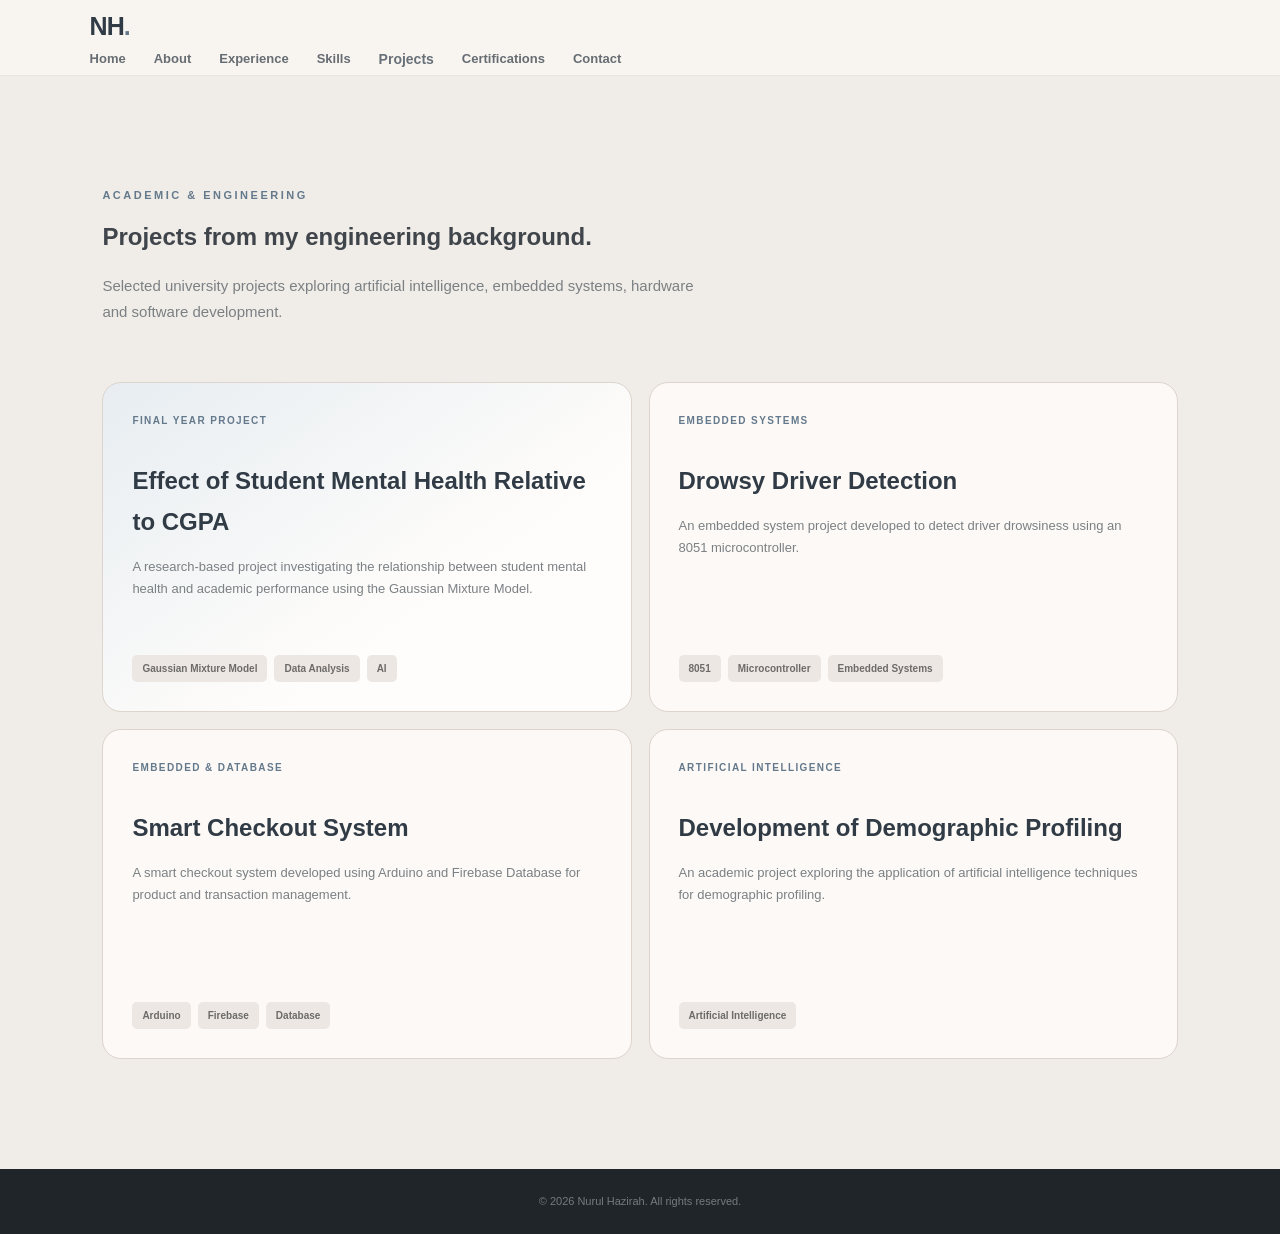
<file: project_university.html>
<!DOCTYPE html>
<html lang="en">

<head>

    <meta charset="UTF-8">
    <meta name="viewport" content="width=device-width, initial-scale=1.0">

    <title>University Projects | Nurul Hazirah</title>

    <link rel="stylesheet" href="style.css">

</head>


<body>


    <!-- ================= NAVIGATION ================= -->

    <header class="navbar">

        <div class="nav-container">

            <a href="index.html" class="logo">
                NH<span>.</span>
            </a>


            <nav class="nav-links">

                <a href="index.html">Home</a>

                <a href="index.html#about">About</a>

                <a href="index.html#experience">Experience</a>

                <a href="index.html#skills">Skills</a>


                <details class="nav-dropdown">

                    <summary>
                        Projects
                    </summary>

                    <div class="dropdown-menu">

                        <a href="index.html#projects">
                            Work Projects
                        </a>

                        <a href="project_university.html">
                            University Projects
                        </a>

                    </div>

                </details>


                <a href="index.html#certifications">
                    Certifications
                </a>

                <a href="index.html#contact">
                    Contact
                </a>

            </nav>

        </div>

    </header>



    <!-- ================= UNIVERSITY PROJECTS ================= -->

    <main>

        <section class="section projects-section">


            <div class="section-heading">

                <p class="section-label">
                    ACADEMIC & ENGINEERING
                </p>

                <h1>
                    Projects from my
                    <span>engineering background.</span>
                </h1>

                <p class="section-description">
                    Selected university projects exploring artificial intelligence,
                    embedded systems, hardware and software development.
                </p>

            </div>



            <div class="projects-grid">


                <!-- ================= FYP ================= -->

                <article class="project-card featured-project">

                    <div class="project-top">

                        <span class="project-category">
                            FINAL YEAR PROJECT
                        </span>

                    </div>


                    <h3>
                        Effect of Student Mental Health Relative to CGPA
                    </h3>


                    <p>
                        A research-based project investigating the relationship
                        between student mental health and academic performance
                        using the Gaussian Mixture Model.
                    </p>


                    <div class="tags">

                        <span>Gaussian Mixture Model</span>
                        <span>Data Analysis</span>
                        <span>AI</span>

                    </div>

                </article>



                <!-- ================= DROWSY DRIVER ================= -->

                <article class="project-card">

                    <div class="project-top">

                        <span class="project-category">
                            EMBEDDED SYSTEMS
                        </span>

                    </div>


                    <h3>
                        Drowsy Driver Detection
                    </h3>


                    <p>
                        An embedded system project developed to detect
                        driver drowsiness using an 8051 microcontroller.
                    </p>


                    <div class="tags">

                        <span>8051</span>
                        <span>Microcontroller</span>
                        <span>Embedded Systems</span>

                    </div>

                </article>



                <!-- ================= SMART CHECKOUT ================= -->

                <article class="project-card">

                    <div class="project-top">

                        <span class="project-category">
                            EMBEDDED & DATABASE
                        </span>

                    </div>


                    <h3>
                        Smart Checkout System
                    </h3>


                    <p>
                        A smart checkout system developed using Arduino
                        and Firebase Database for product and transaction
                        management.
                    </p>


                    <div class="tags">

                        <span>Arduino</span>
                        <span>Firebase</span>
                        <span>Database</span>

                    </div>

                </article>



                <!-- ================= DEMOGRAPHIC PROFILING ================= -->

                <article class="project-card">

                    <div class="project-top">

                        <span class="project-category">
                            ARTIFICIAL INTELLIGENCE
                        </span>

                    </div>


                    <h3>
                        Development of Demographic Profiling
                    </h3>


                    <p>
                        An academic project exploring the application of
                        artificial intelligence techniques for demographic
                        profiling.
                    </p>


                    <div class="tags">

                        <span>Artificial Intelligence</span>

                    </div>

                </article>


            </div>

        </section>

    </main>



    <!-- ================= FOOTER ================= -->

    <footer>

        <p>
            © 2026 Nurul Hazirah. All rights reserved.
        </p>

    </footer>


</body>

</html>
</file>
<file: style.css>
/* =========================
   GLOBAL
========================= */

* {
    margin: 0;
    padding: 0;
    box-sizing: border-box;
}

html {
    scroll-behavior: smooth;
}

:root {
    --cream: #f8f5f1;
    --cream-dark: #eee9e3;
    --white: #fffdfb;

    --navy: #303b46;
    --dark: #272c31;
    --text: #3f454b;
    --muted: #7b8084;

    --blue: #7d91a3;
    --blue-dark: #64798c;

    --nude: #d9cbc1;
    --brown: #9b897d;

    --border: #e4ddd6;
}

body {
    font-family:
        -apple-system,
        BlinkMacSystemFont,
        "Segoe UI",
        Roboto,
        Helvetica,
        Arial,
        sans-serif;

    color: var(--text);
    background: var(--cream);
    line-height: 1.7;

    overflow-x: hidden;
}

a {
    text-decoration: none;
    color: inherit;
}

section {
    scroll-margin-top: 90px;
}


/* =========================
   NAVIGATION
========================= */

.navbar {
    position: sticky;
    top: 0;
    z-index: 1000;

    height: 76px;
    padding: 0 7%;

    display: flex;
    align-items: center;
    justify-content: space-between;

    background: rgba(248, 245, 241, 0.92);
    backdrop-filter: blur(16px);
    -webkit-backdrop-filter: blur(16px);

    border-bottom: 1px solid rgba(130, 120, 110, 0.12);
}

.logo {
    font-size: 25px;
    font-weight: 800;
    letter-spacing: -1px;

    color: var(--navy);
}

.logo span {
    color: var(--blue-dark);
}

.navbar nav {
    display: flex;
    gap: 28px;
}

.navbar nav a {
    font-size: 13px;
    font-weight: 600;

    color: #676d72;

    transition: 0.3s ease;
}

.navbar nav a:hover {
    color: var(--blue-dark);
}

.nav-button {
    padding: 9px 17px;

    border: 1px solid #b7aa9f;
    border-radius: 8px;

    color: var(--navy);

    font-size: 13px;
    font-weight: 700;

    transition: 0.3s ease;
}

.nav-button:hover {
    background: var(--navy);
    color: white;

    transform: translateY(-2px);
}


/* =========================
   HERO
========================= */

.hero {
    min-height: calc(100vh - 76px);

    padding: 80px 8%;

    display: grid;
    grid-template-columns: 1.15fr 0.85fr;
    align-items: center;

    gap: 70px;

    position: relative;
    overflow: hidden;

    background:
        radial-gradient(
            circle at 82% 45%,
            rgba(125, 145, 163, 0.14),
            transparent 32%
        ),
        var(--cream);
}

.hero::before {
    content: "";

    position: absolute;

    width: 450px;
    height: 450px;

    right: -180px;
    top: -160px;

    border-radius: 50%;

    background: rgba(217, 203, 193, 0.3);
}

.hero-content {
    position: relative;
    z-index: 2;

    animation: fadeUp 0.8s ease forwards;
}

.eyebrow {
    margin-bottom: 18px;

    font-size: 11px;
    font-weight: 800;

    letter-spacing: 2.5px;

    color: var(--blue-dark);
}

.hero h1 {
    max-width: 760px;

    font-size: clamp(48px, 6vw, 78px);

    line-height: 1.03;

    letter-spacing: -4px;

    font-weight: 800;

    color: var(--navy);
}

.hero h1 span {
    color: var(--blue-dark);
}

.hero h2 {
    max-width: 650px;

    margin-top: 20px;

    font-size: clamp(21px, 2.4vw, 29px);

    line-height: 1.35;

    font-weight: 500;

    color: #555d63;
}

.hero-description {
    max-width: 630px;

    margin-top: 22px;

    font-size: 15px;

    color: var(--muted);
}

.hero-buttons {
    display: flex;

    gap: 12px;

    margin-top: 30px;

    flex-wrap: wrap;
}

.primary-button,
.secondary-button {
    display: inline-flex;

    align-items: center;
    justify-content: center;

    padding: 12px 21px;

    border-radius: 8px;

    font-size: 13px;
    font-weight: 700;

    transition: 0.3s ease;
}

.primary-button {
    background: var(--navy);

    color: white;

    box-shadow:
        0 10px 25px rgba(48, 59, 70, 0.16);
}

.primary-button:hover {
    background: var(--blue-dark);

    transform: translateY(-3px);
}

.secondary-button {
    border: 1px solid #cfc5bd;

    background: rgba(255, 253, 251, 0.5);

    color: var(--text);
}

.secondary-button:hover {
    border-color: var(--blue-dark);

    color: var(--blue-dark);

    transform: translateY(-3px);
}


/* =========================
   HERO VISUAL
========================= */

.hero-visual {
    min-height: 450px;

    display: flex;

    align-items: center;
    justify-content: center;

    position: relative;

    animation: fadeIn 1s ease forwards;
}

.profile-card {
    width: 300px;
    min-height: 350px;

    padding: 40px 30px;

    display: flex;

    flex-direction: column;

    align-items: center;

    justify-content: center;

    position: relative;

    z-index: 3;

    border: 1px solid rgba(255, 255, 255, 0.75);

    border-radius: 24px;

    background: rgba(255, 253, 251, 0.68);

    backdrop-filter: blur(20px);

    -webkit-backdrop-filter: blur(20px);

    box-shadow:
        0 25px 60px rgba(48, 59, 70, 0.10);

    transform: rotate(2deg);

    transition: 0.45s ease;
}

.profile-card:hover {
    transform: rotate(0deg) translateY(-7px);
}

.profile-icon {
    width: 115px;
    height: 115px;

    display: flex;

    align-items: center;
    justify-content: center;

    border-radius: 50%;

    background:
        linear-gradient(
            135deg,
            var(--blue-dark),
            #9aa9b5
        );

    color: white;

    font-size: 32px;
    font-weight: 800;

    box-shadow:
        0 15px 30px rgba(100, 121, 140, 0.25);
}

.profile-title {
    margin-top: 28px;

    font-size: 18px;

    font-weight: 800;

    color: var(--navy);

    text-align: center;
}

.profile-subtitle {
    margin-top: 4px;

    font-size: 13px;

    color: var(--muted);

    text-align: center;
}

.status {
    margin-top: 22px;

    padding: 7px 13px;

    display: flex;

    align-items: center;

    gap: 7px;

    border-radius: 30px;

    background: #eee9e3;

    color: #6c6864;

    font-size: 11px;

    font-weight: 700;
}

.status span {
    width: 7px;
    height: 7px;

    border-radius: 50%;

    background: #789276;
}

.orbit {
    position: absolute;

    border: 1px solid rgba(125, 145, 163, 0.22);

    border-radius: 50%;
}

.orbit-one {
    width: 430px;
    height: 430px;

    animation: spin 28s linear infinite;
}

.orbit-two {
    width: 335px;
    height: 335px;

    border-style: dashed;

    animation: spinReverse 22s linear infinite;
}


/* =========================
   SECTIONS
========================= */

.section {
    padding: 110px 8%;
}

.section-heading {
    max-width: 850px;

    margin-bottom: 58px;
}

.section-label {
    margin-bottom: 12px;

    color: var(--blue-dark);

    font-size: 11px;

    font-weight: 800;

    letter-spacing: 2.5px;
}

.section-heading h2 {
    font-size: clamp(36px, 5vw, 55px);

    line-height: 1.1;

    letter-spacing: -2.5px;

    color: var(--navy);
}

.section-heading h2 span {
    color: var(--blue-dark);
}

.section-description {
    margin-top: 16px;

    max-width: 620px;

    color: var(--muted);

    font-size: 15px;
}


/* =========================
   ABOUT
========================= */

.about-grid {
    display: grid;

    grid-template-columns: 1.2fr 0.8fr;

    gap: 75px;

    align-items: start;
}

.about-text p {
    margin-bottom: 20px;

    color: #666d72;

    font-size: 15px;
}

.about-stats {
    display: grid;

    grid-template-columns: repeat(2, 1fr);

    gap: 13px;
}

.stat-card {
    padding: 25px 20px;

    border: 1px solid var(--border);

    border-radius: 15px;

    background: rgba(255, 253, 251, 0.65);

    transition: 0.3s ease;
}

.stat-card:hover {
    transform: translateY(-4px);

    border-color: #c7b8ae;

    box-shadow:
        0 14px 30px rgba(48, 59, 70, 0.06);
}

.stat-card strong {
    display: block;

    font-size: 27px;

    color: var(--blue-dark);
}

.stat-card span {
    display: block;

    margin-top: 7px;

    color: var(--muted);

    font-size: 12px;
}


/* =========================
   DARK SECTION
========================= */

.dark-section {
    background: var(--dark);
}

.dark-section .section-heading h2 {
    color: #f8f5f1;
}

.dark-section .section-heading h2 span {
    color: #a9b8c4;
}


/* =========================
   EXPERIENCE
========================= */

.timeline {
    max-width: 900px;

    position: relative;

    margin-left: 10px;
}

.timeline::before {
    content: "";

    position: absolute;

    left: 5px;

    top: 5px;

    bottom: 0;

    width: 1px;

    background: rgba(217, 203, 193, 0.22);
}

.timeline-item {
    position: relative;

    display: grid;

    grid-template-columns: 35px 1fr;

    padding-bottom: 60px;
}

.timeline-dot {
    width: 11px;
    height: 11px;

    margin-top: 8px;

    border-radius: 50%;

    background: #a9b8c4;

    box-shadow:
        0 0 0 5px rgba(169, 184, 196, 0.08);

    position: relative;

    z-index: 2;
}

.timeline-date {
    font-size: 11px;

    font-weight: 800;

    letter-spacing: 1.8px;

    color: #a9b8c4;
}

.timeline-content h3 {
    margin-top: 7px;

    font-size: 24px;

    color: #f8f5f1;
}

.timeline-content h4 {
    margin-top: 3px;

    font-size: 14px;

    font-weight: 500;

    color: #a5abb0;
}

.timeline-content > p:not(.timeline-date) {
    max-width: 740px;

    margin-top: 17px;

    color: #999fa4;

    font-size: 14px;
}


/* =========================
   TAGS
========================= */

.tags {
    display: flex;

    flex-wrap: wrap;

    gap: 7px;

    margin-top: 18px;
}

.tags span {
    padding: 5px 10px;

    border-radius: 5px;

    background: #ece7e2;

    color: #6d6b69;

    font-size: 10px;

    font-weight: 700;
}

.dark-section .tags span {
    background: rgba(169, 184, 196, 0.10);

    color: #b5c1ca;
}


/* =========================
   SKILLS
========================= */

.skills-grid {
    display: grid;

    grid-template-columns: repeat(2, 1fr);

    gap: 16px;
}

.skill-card {
    padding: 32px;

    border: 1px solid var(--border);

    border-radius: 18px;

    background: rgba(255, 253, 251, 0.65);

    transition: 0.35s ease;
}

.skill-card:hover {
    transform: translateY(-5px);

    border-color: #c8b9af;

    box-shadow:
        0 18px 40px rgba(48, 59, 70, 0.07);
}

.skill-number {
    margin-bottom: 22px;

    font-size: 11px;

    font-weight: 800;

    color: var(--blue-dark);
}

.skill-card h3 {
    margin-bottom: 10px;

    font-size: 20px;

    color: var(--navy);
}

.skill-card p {
    color: var(--muted);

    font-size: 13px;
}


/* =========================
   PROJECTS
========================= */

.projects-section {
    background: #f0ece7;
}

.projects-grid {
    display: grid;

    grid-template-columns: repeat(2, 1fr);

    gap: 17px;
}

.project-card {
    min-height: 330px;

    padding: 29px;

    display: flex;

    flex-direction: column;

    border: 1px solid #ddd4cd;

    border-radius: 19px;

    background: rgba(255, 253, 251, 0.8);

    transition: 0.4s ease;
}

.project-card:hover {
    transform: translateY(-7px);

    border-color: #c5b4a8;

    box-shadow:
        0 22px 45px rgba(48, 59, 70, 0.09);
}

.featured-project {
    background:
        linear-gradient(
            145deg,
            #e7edf1,
            #fffdfb 65%
        );
}

.project-top {
    display: flex;

    align-items: center;

    justify-content: space-between;
}

.project-category {
    font-size: 10px;

    font-weight: 800;

    letter-spacing: 1.4px;

    color: var(--blue-dark);
}

.project-icon {
    width: 35px;
    height: 35px;

    display: flex;

    align-items: center;

    justify-content: center;

    border-radius: 50%;

    background: #ebe6e1;

    color: var(--blue-dark);

    font-size: 16px;

    transition: 0.3s ease;
}

.project-card:hover .project-icon {
    transform: translate(3px, -3px);
}

.project-card h3 {
    margin-top: 32px;

    font-size: 24px;

    color: var(--navy);
}

.project-card > p {
    margin-top: 13px;

    color: var(--muted);

    font-size: 13px;
}

.project-card .tags {
    margin-top: auto;
}

.project-link {
    display: inline-block;

    margin-top: 20px;

    color: var(--blue-dark);

    font-size: 12px;

    font-weight: 800;
}


/* =========================
   CERTIFICATIONS
========================= */

.cert-grid {
    display: grid;

    grid-template-columns: repeat(2, 1fr);

    gap: 16px;
}

.cert-card {
    padding: 28px;

    display: flex;

    align-items: flex-start;

    gap: 18px;

    border: 1px solid rgba(217, 203, 193, 0.13);

    border-radius: 16px;

    background: rgba(255, 255, 255, 0.035);

    transition: 0.3s ease;
}

.cert-card:hover {
    background: rgba(217, 203, 193, 0.06);

    transform: translateY(-4px);
}

.cert-icon {
    width: 46px;
    height: 46px;

    flex-shrink: 0;

    display: flex;

    align-items: center;

    justify-content: center;

    border-radius: 10px;

    background: rgba(169, 184, 196, 0.10);

    color: #b7c2ca;

    font-size: 11px;

    font-weight: 800;
}

.cert-card h3 {
    color: #f8f5f1;

    font-size: 16px;
}

.cert-card p {
    margin-top: 3px;

    color: #9ba1a6;

    font-size: 12px;
}

.cert-card small {
    display: block;

    margin-top: 8px;

    color: #737a80;

    font-size: 11px;
}


/* =========================
   CONTACT
========================= */

.contact-section {
    padding: 125px 8%;

    background:
        radial-gradient(
            circle at 80% 35%,
            rgba(125, 145, 163, 0.15),
            transparent 30%
        ),
        var(--navy);

    text-align: center;
}

.contact-content {
    max-width: 780px;

    margin: auto;
}

.contact-section .section-label {
    color: #a9b8c4;
}

.contact-section h2 {
    color: #f8f5f1;

    font-size: clamp(42px, 6vw, 68px);

    line-height: 1.08;

    letter-spacing: -3px;
}

.contact-section h2 span {
    color: #a9b8c4;
}

.contact-section > .contact-content > p:not(.section-label) {
    max-width: 620px;

    margin: 20px auto 0;

    color: #9ba1a6;

    font-size: 14px;
}

/* ================= CONTACT BUTTONS ================= */

.contact-buttons {
    display: flex;
    justify-content: center;
    align-items: center;
    gap: 14px;
    margin-top: 36px;
    flex-wrap: wrap;
}

.contact-buttons a {
    display: inline-flex;
    align-items: center;
    justify-content: center;

    min-width: 130px;
    padding: 14px 22px;

    color: #f5f2ed;
    text-decoration: none;

    font-size: 16px;
    font-weight: 600;

    border: 1px solid rgba(245, 242, 237, 0.28);
    border-radius: 12px;

    transition: all 0.25s ease;
}

.contact-buttons a:hover {
    background: rgba(245, 242, 237, 0.08);
    border-color: rgba(245, 242, 237, 0.65);
    transform: translateY(-3px);
}


/* ================= CONTACT EMAIL & PHONE ================= */

.contact-email {
    margin: 20px 0 0 !important;
    text-align: center;
    color: #b8c3cd;
    font-size: 16px;
    font-weight: 400;
    user-select: text;
}

.contact-phone {
    margin: -5px 0 0 !important;
    padding: 0 !important;
    text-align: center;
    color: #b8c3cd;
    font-size: 16px;
    font-weight: 400;
    user-select: text;
}


/* ================= SECONDARY BUTTON ================= */

.contact-section .secondary-button {
    background: transparent;
    border-color: #4d5861;
    color: #f8f5f1;
}

/* =========================
   EMAIL
========================= */

.contact-email {
    margin-top: 22px;
    text-align: center;

    color: #b8c3cd;
    font-size: 15px;

    user-select: text;
}

/* =========================
   FOOTER
========================= */

footer {
    padding: 23px 8%;

    background: #20252a;

    text-align: center;

    color: #747b80;

    font-size: 11px;
}


/* =========================
   ANIMATIONS
========================= */

@keyframes fadeUp {

    from {
        opacity: 0;

        transform: translateY(20px);
    }

    to {
        opacity: 1;

        transform: translateY(0);
    }
}

@keyframes fadeIn {

    from {
        opacity: 0;

        transform: scale(0.97);
    }

    to {
        opacity: 1;

        transform: scale(1);
    }
}

@keyframes spin {

    from {
        transform: rotate(0deg);
    }

    to {
        transform: rotate(360deg);
    }
}

@keyframes spinReverse {

    from {
        transform: rotate(360deg);
    }

    to {
        transform: rotate(0deg);
    }
}


/* =========================
   TABLET
========================= */

@media (max-width: 1000px) {

    .navbar {
        padding: 0 5%;
    }

    .navbar nav {
        gap: 15px;
    }

    .nav-button {
        display: none;
    }

    .hero {
        padding: 75px 6%;

        grid-template-columns: 1fr;

        text-align: center;
    }

    .hero-content {
        display: flex;

        flex-direction: column;

        align-items: center;
    }

    .hero-visual {
        min-height: 420px;
    }

    .about-grid {
        grid-template-columns: 1fr;

        gap: 45px;
    }

    .projects-grid,
    .cert-grid {
        grid-template-columns: 1fr;
    }
}


/* =========================
   MOBILE
========================= */

@media (max-width: 700px) {

    .navbar {
        height: 68px;

        padding: 0 5%;
    }

    .logo {
        font-size: 23px;
    }

    .navbar nav {
        display: none;
    }

    .hero {
        min-height: auto;

        padding: 70px 6% 85px;
    }

    .hero h1 {
        font-size: 46px;

        letter-spacing: -2.5px;
    }

    .hero h2 {
        font-size: 21px;
    }

    .hero-description {
        font-size: 14px;
    }

    .hero-visual {
        min-height: 380px;
    }

    .profile-card {
        width: 270px;

        min-height: 315px;
    }

    .orbit-one {
        width: 345px;
        height: 345px;
    }

    .orbit-two {
        width: 280px;
        height: 280px;
    }

    .section {
        padding: 85px 6%;
    }

    .section-heading {
        margin-bottom: 43px;
    }

    .section-heading h2 {
        font-size: 39px;

        letter-spacing: -1.5px;
    }

    .about-stats,
    .skills-grid {
        grid-template-columns: 1fr;
    }

    .timeline {
        margin-left: 0;
    }

    .timeline-item {
        grid-template-columns: 28px 1fr;
    }

    .projects-grid {
        grid-template-columns: 1fr;
    }

    .project-card {
        min-height: 315px;
    }

    .contact-section {
        padding: 100px 6%;
    }

    .contact-section h2 {
        font-size: 45px;

        letter-spacing: -2px;
    }
}


/* =========================
   SMALL MOBILE
========================= */

@media (max-width: 420px) {

    .hero h1 {
        font-size: 40px;
    }

    .hero-buttons,
    .contact-buttons {
        width: 100%;

        flex-direction: column;
    }

    .primary-button,
    .secondary-button {
        width: 100%;
    }
}

/* =========================
   SCROLL REVEAL
========================= */

.reveal {
    opacity: 0;
    transform: translateY(25px);
    transition:
        opacity 0.7s ease,
        transform 0.7s ease;
}

.reveal.show {
    opacity: 1;
    transform: translateY(0);
}

/* ===== PROJECT IMAGE GALLERY ===== */

.project-hero-card {
    display: flex;
    flex-direction: column;
    gap: 18px;
    width: 100%;
    box-sizing: border-box;
}

.project-image {
    width: 100%;
    max-width: 100%;
    overflow: hidden;
    border-radius: 14px;
    background: #f4f6f8;
    border: 1px solid #e4e8eb;
    box-sizing: border-box;
}

.project-image img {
    display: block;
    width: 100%;
    height: auto;
    max-width: 100%;
    object-fit: contain;
}

.project-image.secondary {
    margin-top: 12px;
}

.project-card-note {
    margin: 0 8px 18px;
    text-align: center;
    font-size: 13px;
    line-height: 1.6;
    color: #7b858d;
}

/* Keep project preview inside the page at normal zoom */
.project-hero-card,
.project-image,
.project-image img {
    min-width: 0;
}

/* Responsive */
@media (max-width: 900px) {
    .project-image img {
        width: 100%;
        height: auto;
    }
}

/* ===== PROJECT INFO CARDS ===== */

.screenshots-grid .screenshot-placeholder {
    display: flex;
    flex-direction: column;
    justify-content: center;
    align-items: flex-start;
    text-align: left;
    padding: 45px;
    box-sizing: border-box;
    line-height: 1.7;
}

.screenshots-grid .screenshot-placeholder strong {
    display: block;
    font-size: 20px;
    color: #4f5963;
    margin-bottom: 12px;
    letter-spacing: 0.2px;
}

.screenshots-grid .screenshot-placeholder {
    font-size: 15px;
    color: #8b847d;
}

/* ===== PROFILE PHOTO ===== */

.profile-photo {
    width: 190px;
    height: 230px;
    object-fit: cover;
    object-position: center top;
    border-radius: 22px;
    display: block;
    margin: 0 auto 18px;
    box-shadow: 0 15px 35px rgba(20, 55, 80, 0.15);
}

.certificate-link {
    display: inline-block;
    margin-top: 22px;
    color: #6f879a;
    font-weight: 700;
    text-decoration: none;
    transition: 0.3s ease;
}

.certificate-link:hover {
    transform: translateX(5px);
    color: #2d3945;
}

/* =====================================================
   PROJECTS DROPDOWN
===================================================== */

.nav-dropdown {
    position: relative;
}


/* PROJECTS TITLE */

.nav-dropdown summary {
    list-style: none;
    cursor: pointer;

    display: flex;
    align-items: center;

    color: #687078;
    font-size: 14px;
    font-weight: 600;
    line-height: 1.6;

    margin: 0;
    padding: 0;

    transition: color .25s ease;
}

.nav-dropdown summary::-webkit-details-marker {
    display: none;
}

.nav-dropdown summary:hover {
    color: #2f3b47;
}

/* DROPDOWN BOX */

.dropdown-menu {
    position: absolute;

    top: calc(100% + 14px);
    right: -20px;

    width: 175px;

    background: #ffffff;

    border: 1px solid #e8e3de;
    border-radius: 12px;

    padding: 6px;

    box-shadow: 0 12px 30px rgba(40, 45, 50, 0.10);

    z-index: 1000;
}

.dropdown-menu a {
    display: block;

    padding: 11px 13px;

    border-radius: 8px;

    text-decoration: none;

    color: #687078;

    font-size: 13px;
    font-weight: 600;

    transition: background .2s ease,
                color .2s ease;
}

.dropdown-menu a:hover {
    background: #f5f2ef;
    color: #2f3b47;
}

.nav-dropdown[open] summary {
    color: #2f3b47;
}
</file>
